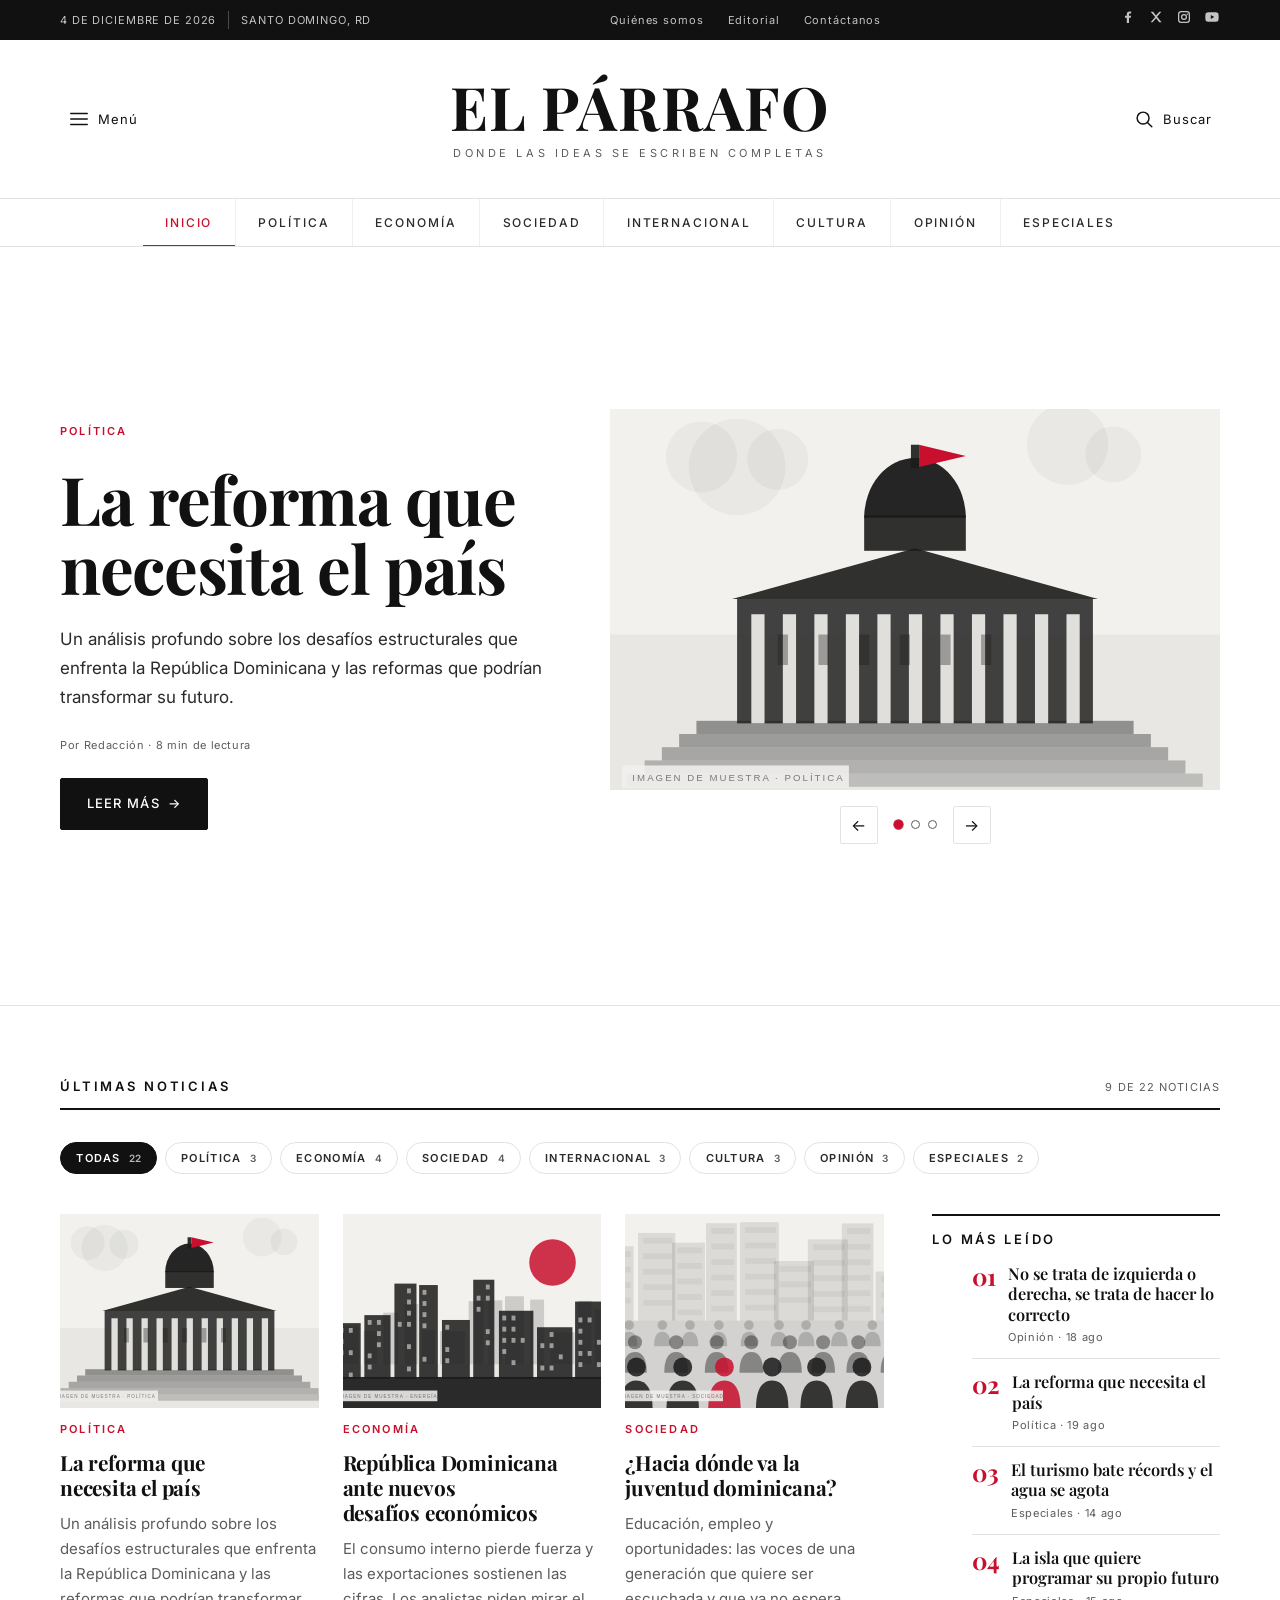
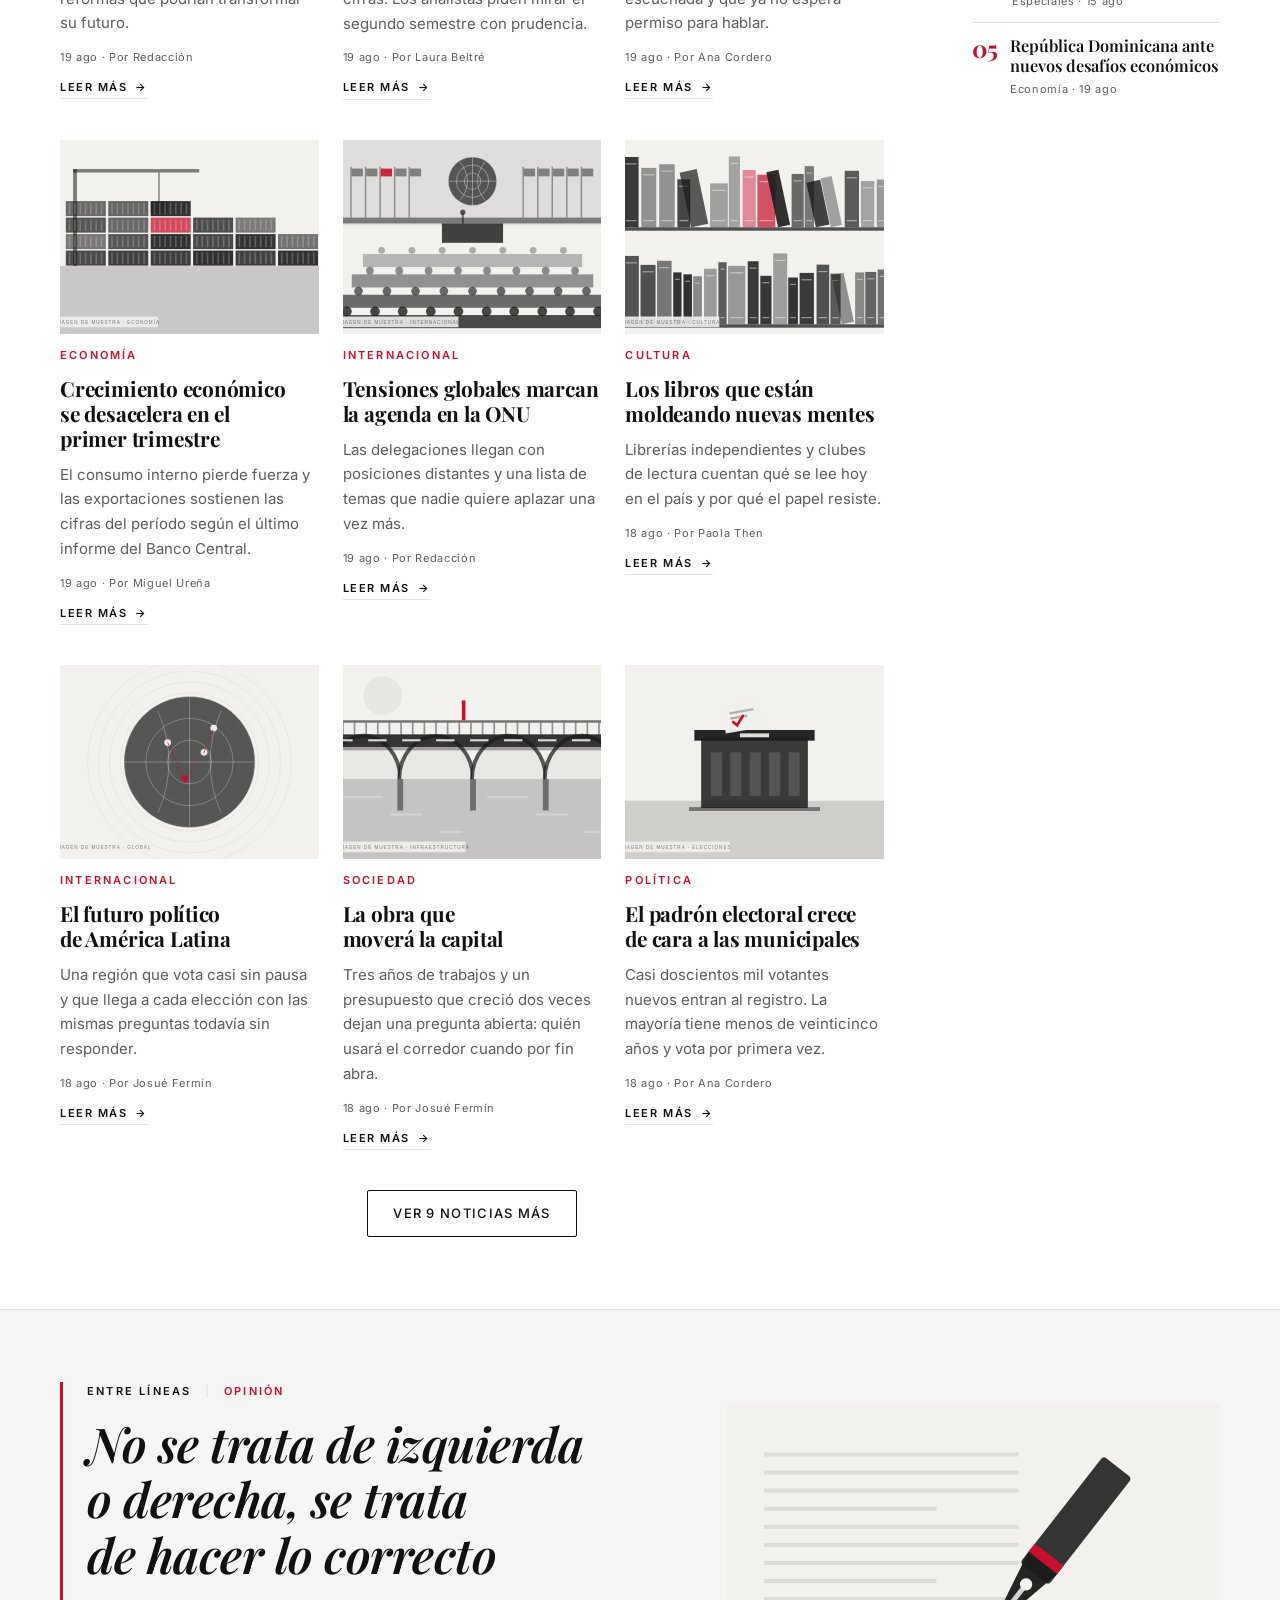
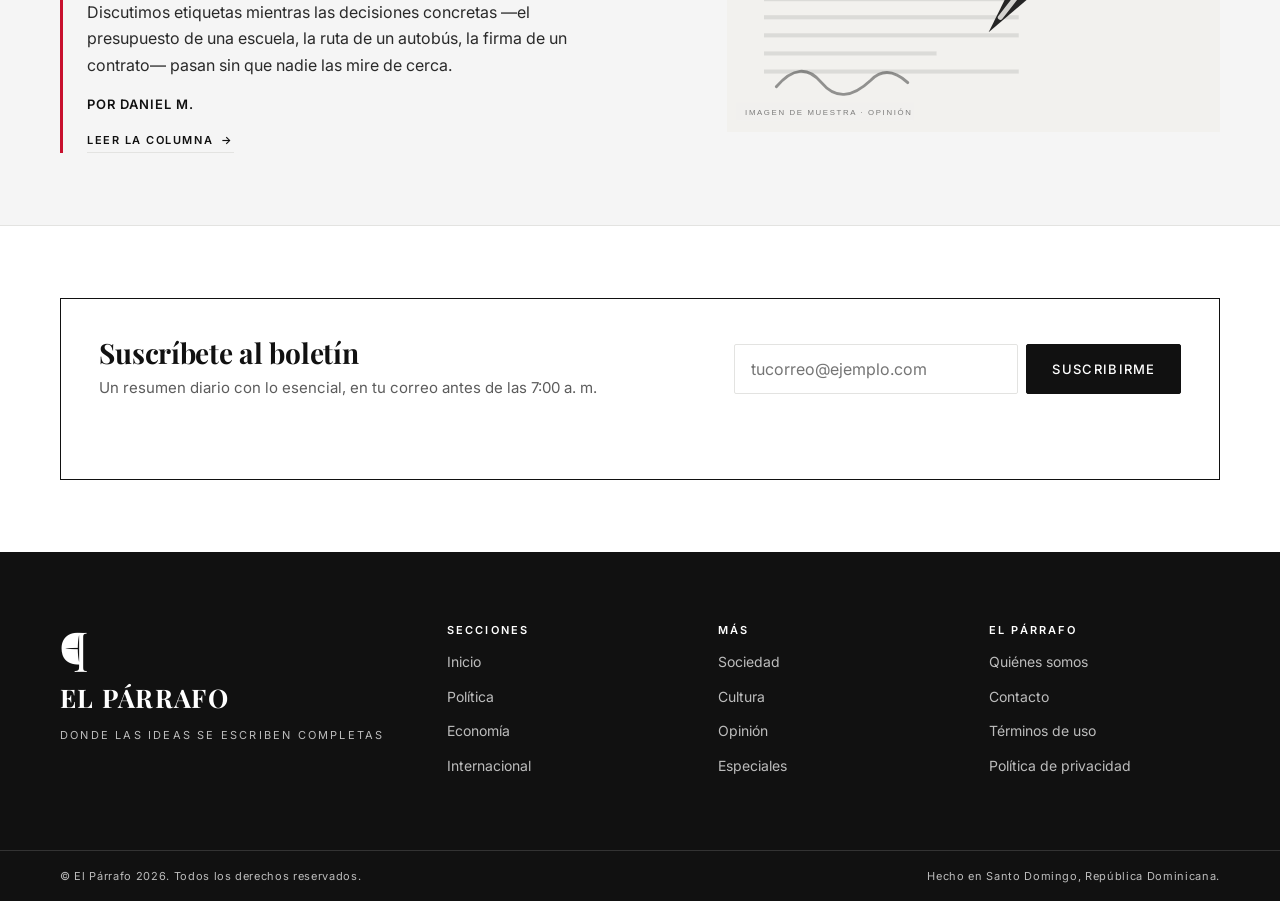
<file: index.html>
<!DOCTYPE html>
<html lang="es">
<head>
  <meta charset="UTF-8">
  <meta name="viewport" content="width=device-width, initial-scale=1">
  <meta name="description" content="El Párrafo — periódico digital dominicano. Análisis, reportajes y opinión sobre política, economía, sociedad, cultura e internacional.">
  <meta name="theme-color" content="#111111">
  <title>El Párrafo — Donde las ideas se escriben completas</title>

  <link rel="icon" href="assets/icons/favicon.svg" type="image/svg+xml">

  <!-- Tipografías: Playfair Display (títulos) e Inter (interfaz) -->
  <link rel="preconnect" href="https://fonts.googleapis.com">
  <link rel="preconnect" href="https://fonts.gstatic.com" crossorigin>
  <link href="https://fonts.googleapis.com/css2?family=Inter:wght@400;500;600;700&family=Playfair+Display:ital,wght@0,500;0,600;0,700;0,900;1,500;1,600&display=swap" rel="stylesheet">

  <link rel="stylesheet" href="css/style.css">
</head>

<body>
  <a class="salto-contenido" href="#contenido">Saltar al contenido</a>

  <!-- ============================================================
       CABECERA
       ============================================================ -->
  <header class="cabecera">

    <div class="barra-superior">
      <div class="contenedor barra-superior__interior">
        <p class="barra-superior__fecha">
          <!-- Texto de respaldo: main.js escribe la fecha real del día -->
          <time id="fecha-hoy" datetime="2026-08-19">19 de agosto de 2026</time>
          <span class="barra-superior__lugar">Santo Domingo, RD</span>
        </p>

        <nav class="barra-superior__enlaces" aria-label="Enlaces institucionales">
          <a href="#">Quiénes somos</a>
          <a href="#">Editorial</a>
          <a href="#">Contáctanos</a>
        </nav>

        <ul class="redes" aria-label="Redes sociales">
          <li>
            <a href="#" aria-label="El Párrafo en Facebook">
              <svg viewBox="0 0 24 24" aria-hidden="true" focusable="false">
                <path d="M13.5 21v-8h2.7l.4-3h-3.1V8.1c0-.9.3-1.5 1.5-1.5h1.7V3.9c-.3 0-1.3-.1-2.4-.1-2.4 0-4.1 1.5-4.1 4.2V10H7.5v3h2.7v8h3.3z"/>
              </svg>
            </a>
          </li>
          <li>
            <a href="#" aria-label="El Párrafo en X">
              <svg viewBox="0 0 24 24" aria-hidden="true" focusable="false">
                <path d="M4 4h3.6l4.3 5.9L17 4h3l-6.4 7.6L20.4 20h-3.6l-4.6-6.3L6.9 20H4l6.8-8.1L4 4z"/>
              </svg>
            </a>
          </li>
          <li>
            <a href="#" aria-label="El Párrafo en Instagram">
              <svg viewBox="0 0 24 24" aria-hidden="true" focusable="false">
                <path d="M7.8 3h8.4A4.8 4.8 0 0 1 21 7.8v8.4a4.8 4.8 0 0 1-4.8 4.8H7.8A4.8 4.8 0 0 1 3 16.2V7.8A4.8 4.8 0 0 1 7.8 3zm0 1.9A2.9 2.9 0 0 0 4.9 7.8v8.4a2.9 2.9 0 0 0 2.9 2.9h8.4a2.9 2.9 0 0 0 2.9-2.9V7.8a2.9 2.9 0 0 0-2.9-2.9H7.8zM12 7.4a4.6 4.6 0 1 1 0 9.2 4.6 4.6 0 0 1 0-9.2zm0 1.9a2.7 2.7 0 1 0 0 5.4 2.7 2.7 0 0 0 0-5.4zm5-2.4a1.1 1.1 0 1 1 0 2.2 1.1 1.1 0 0 1 0-2.2z"/>
              </svg>
            </a>
          </li>
          <li>
            <a href="#" aria-label="El Párrafo en YouTube">
              <svg viewBox="0 0 24 24" aria-hidden="true" focusable="false">
                <path d="M21.6 7.2c-.2-1.1-.9-1.8-2-2C17.8 4.8 12 4.8 12 4.8s-5.8 0-7.6.4c-1.1.2-1.8.9-2 2C2 9 2 12 2 12s0 3 .4 4.8c.2 1.1.9 1.8 2 2 1.8.4 7.6.4 7.6.4s5.8 0 7.6-.4c1.1-.2 1.8-.9 2-2 .4-1.8.4-4.8.4-4.8s0-3-.4-4.8zM10.2 15.1V8.9l5.2 3.1-5.2 3.1z"/>
              </svg>
            </a>
          </li>
        </ul>
      </div>
    </div>

    <!-- Cabecera principal: menú · logo · búsqueda -->
    <div class="cabecera__principal">
      <div class="contenedor cabecera__rejilla">

        <!-- El mismo botón abre y cierra. El CSS decide qué icono y qué
             texto se ven según el valor de aria-expanded. -->
        <button class="boton-icono boton-menu" type="button"
                aria-expanded="false" aria-controls="menu-movil">
          <svg class="icono icono--abrir" viewBox="0 0 24 24" aria-hidden="true" focusable="false">
            <path d="M3 6h18M3 12h18M3 18h18" stroke="currentColor" stroke-width="1.6" fill="none" stroke-linecap="round"/>
          </svg>
          <svg class="icono icono--cerrar" viewBox="0 0 24 24" aria-hidden="true" focusable="false">
            <path d="M6 6l12 12M18 6L6 18" stroke="currentColor" stroke-width="1.6" fill="none" stroke-linecap="round"/>
          </svg>
          <span class="boton-icono__texto texto--abrir">Menú</span>
          <span class="boton-icono__texto texto--cerrar">Cerrar</span>
        </button>

        <a class="logo" href="index.html">
          <span class="logo__nombre">El Párrafo</span>
          <span class="logo__lema">Donde las ideas se escriben completas</span>
        </a>

        <button class="boton-icono boton-buscar" type="button"
                aria-expanded="false" aria-controls="panel-busqueda">
          <svg class="icono icono--abrir" viewBox="0 0 24 24" aria-hidden="true" focusable="false">
            <circle cx="11" cy="11" r="6.5" stroke="currentColor" stroke-width="1.6" fill="none"/>
            <path d="M16 16l4.5 4.5" stroke="currentColor" stroke-width="1.6" fill="none" stroke-linecap="round"/>
          </svg>
          <svg class="icono icono--cerrar" viewBox="0 0 24 24" aria-hidden="true" focusable="false">
            <path d="M6 6l12 12M18 6L6 18" stroke="currentColor" stroke-width="1.6" fill="none" stroke-linecap="round"/>
          </svg>
          <span class="boton-icono__texto texto--abrir">Buscar</span>
          <span class="boton-icono__texto texto--cerrar">Cerrar</span>
        </button>

      </div>
    </div>

    <!-- Panel de búsqueda: oculto hasta que se pulsa "Buscar" -->
    <div class="panel-busqueda" id="panel-busqueda" hidden>
      <div class="contenedor">
        <form class="panel-busqueda__forma" role="search" id="forma-busqueda">
          <label class="visualmente-oculto" for="campo-busqueda">Buscar en El Párrafo</label>

          <div class="panel-busqueda__campo-caja">
            <input class="panel-busqueda__campo" id="campo-busqueda" name="q" type="text"
                   placeholder="Buscar por titular, sección o autor..." autocomplete="off">
            <button class="panel-busqueda__limpiar" id="boton-limpiar" type="button"
                    aria-label="Limpiar la búsqueda" hidden>
              <svg viewBox="0 0 24 24" aria-hidden="true" focusable="false">
                <path d="M6 6l12 12M18 6L6 18" stroke="currentColor" stroke-width="1.8" fill="none" stroke-linecap="round"/>
              </svg>
            </button>
          </div>

          <button class="boton boton--primario" type="submit">Buscar</button>
        </form>

        <!-- aria-live avisa a los lectores de pantalla cuando cambia -->
        <div class="resultados" id="resultados">
          <p class="resultados__aviso" id="aviso-busqueda" role="status" aria-live="polite"></p>
          <ul class="resultados__lista" id="lista-resultados"></ul>
        </div>
      </div>
    </div>

    <!-- Navegación por secciones -->
    <nav class="nav" id="nav" aria-label="Secciones del periódico">
      <ul class="contenedor nav__lista">
        <li><a href="#" aria-current="page">Inicio</a></li>
        <li><a href="#">Política</a></li>
        <li><a href="#">Economía</a></li>
        <li><a href="#">Sociedad</a></li>
        <li><a href="#">Internacional</a></li>
        <li><a href="#">Cultura</a></li>
        <li><a href="#">Opinión</a></li>
        <li><a href="#">Especiales</a></li>
      </ul>
    </nav>
  </header>

  <!-- Menú móvil: se despliega debajo de la cabecera, que queda visible
       para que el botón pueda mostrar la X y cerrarlo. -->
  <div class="menu-movil" id="menu-movil" hidden>
    <div class="menu-movil__fondo" data-cerrar-menu></div>

    <nav class="menu-movil__panel" aria-label="Menú principal">
      <p class="menu-movil__titulo">Secciones</p>

      <ul class="menu-movil__lista">
        <li><a href="#" aria-current="page">Inicio</a></li>
        <li><a href="#">Política</a></li>
        <li><a href="#">Economía</a></li>
        <li><a href="#">Sociedad</a></li>
        <li><a href="#">Internacional</a></li>
        <li><a href="#">Cultura</a></li>
        <li><a href="#">Opinión</a></li>
        <li><a href="#">Especiales</a></li>
      </ul>

      <ul class="menu-movil__secundaria">
        <li><a href="#">Quiénes somos</a></li>
        <li><a href="#">Editorial</a></li>
        <li><a href="#">Contáctanos</a></li>
      </ul>
    </nav>
  </div>

  <!-- ============================================================
       CONTENIDO PRINCIPAL
       ============================================================ -->
  <main id="contenido">
    <h1 class="visualmente-oculto">El Párrafo — portada del día</h1>

    <!-- ---------- PORTADA / NOTICIA PRINCIPAL ----------
         Una sola noticia escrita en HTML: es la plantilla. Los artículos
         marcados como "destacado" en js/datos/articulos.json van rellenando
         estos huecos. Los atributos data-portada-* son las marcas que el
         JavaScript busca para saber dónde escribir cada dato. -->
    <section class="portada" aria-roledescription="carrusel" aria-label="Noticias principales">
      <div class="contenedor">
        <article class="portada__pieza" id="portada-pieza">

          <div class="portada__texto">
            <p class="etiqueta etiqueta--roja" data-portada-categoria>Noticia principal</p>
            <h2 class="portada__titulo" data-portada-titulo>La reforma que necesita el país</h2>
            <p class="portada__resumen" data-portada-resumen>
              Un análisis profundo sobre los desafíos estructurales que enfrenta la
              República Dominicana y las reformas que podrían transformar su futuro.
            </p>
            <p class="meta" data-portada-meta>Por Redacción · 8 min de lectura</p>
            <a class="boton boton--primario" href="#" data-portada-enlace>
              Leer más <span aria-hidden="true">&#8594;</span>
            </a>
          </div>

          <div class="portada__media">
            <figure class="portada__figura">
              <img src="assets/images/portada-1.svg"
                   alt="Fachada del Palacio Nacional con su cúpula y la bandera dominicana"
                   width="1200" height="800" data-portada-imagen>
            </figure>

            <div class="portada__controles">
              <button class="portada__flecha" type="button" data-portada="anterior">
                <span aria-hidden="true">&#8592;</span>
                <span class="visualmente-oculto">Noticia anterior</span>
              </button>

              <div class="portada__puntos" id="portada-puntos"></div>

              <button class="portada__flecha" type="button" data-portada="siguiente">
                <span aria-hidden="true">&#8594;</span>
                <span class="visualmente-oculto">Noticia siguiente</span>
              </button>
            </div>
          </div>

        </article>
      </div>
    </section>

    <!-- ---------- ÚLTIMAS NOTICIAS ----------
         La rejilla llega VACÍA desde el HTML. Las tarjetas las construye
         js/componentes/tarjeta.js con los datos del JSON. Antes cada
         noticia eran quince líneas de HTML; ahora son seis de datos. -->
    <section class="ultimas" aria-labelledby="titulo-ultimas">
      <div class="contenedor">
        <header class="seccion-cabeza">
          <h2 class="seccion-cabeza__titulo" id="titulo-ultimas">Últimas noticias</h2>
          <p class="seccion-cabeza__conteo" id="conteo-noticias"></p>
        </header>

        <!-- Los botones los crea JavaScript a partir de las categorías -->
        <div class="filtros" id="filtros" role="group" aria-label="Filtrar noticias por sección"></div>

        <div class="ultimas__columnas">
          <div class="ultimas__principal">
            <div class="ultimas__rejilla" id="rejilla-noticias" aria-live="polite"></div>
            <p class="estado" id="estado-noticias" role="status"></p>

            <div class="ultimas__mas">
              <button class="boton boton--secundario" type="button" id="ver-mas" hidden>
                Ver más noticias
              </button>
            </div>
          </div>

          <aside class="mas-leido" aria-labelledby="titulo-mas-leido">
            <h2 class="mas-leido__titulo" id="titulo-mas-leido">Lo más leído</h2>
            <ol class="mas-leido__lista" id="lista-mas-leido"></ol>
          </aside>
        </div>
      </div>
    </section>

    <!-- ---------- OPINIÓN ----------
         También se rellena desde los datos: toma la columna más reciente. -->
    <section class="opinion" aria-labelledby="titulo-opinion">
      <div class="contenedor opinion__rejilla">
        <div class="opinion__texto">
          <p class="etiqueta">
            <span class="opinion__seccion">Entre líneas</span>
            <span class="opinion__barra" aria-hidden="true">|</span>
            <span class="etiqueta--roja">Opinión</span>
          </p>

          <h2 class="opinion__titulo" id="titulo-opinion" data-opinion-titulo>
            No se trata de izquierda o derecha, se trata de hacer lo correcto
          </h2>

          <p class="opinion__resumen" data-opinion-resumen>
            Discutimos etiquetas mientras las decisiones concretas pasan sin que
            nadie las mire de cerca.
          </p>

          <p class="opinion__autor" data-opinion-autor>Por Daniel M.</p>
          <a class="enlace-leer" href="#">Leer la columna <span aria-hidden="true">&#8594;</span></a>
        </div>

        <figure class="opinion__figura">
          <img src="assets/images/opinion-pluma.svg"
               alt="Pluma estilográfica apoyada sobre un texto escrito a mano"
               width="1200" height="800" loading="lazy" data-opinion-imagen>
        </figure>
      </div>
    </section>

    <!-- ---------- BOLETÍN ---------- -->
    <section class="boletin" aria-labelledby="titulo-boletin">
      <div class="contenedor">
        <div class="boletin__caja">
          <div class="boletin__texto">
            <h2 class="boletin__titulo" id="titulo-boletin">Suscríbete al boletín</h2>
            <p class="boletin__descripcion">
              Un resumen diario con lo esencial, en tu correo antes de las 7:00 a. m.
            </p>
          </div>

          <form class="boletin__forma" id="forma-boletin" novalidate>
            <label class="visualmente-oculto" for="campo-correo">Tu correo electrónico</label>
            <input class="boletin__campo" id="campo-correo" name="correo" type="email"
                   placeholder="tucorreo@ejemplo.com" autocomplete="email">
            <button class="boton boton--primario" type="submit">Suscribirme</button>
          </form>

          <p class="boletin__aviso" id="aviso-boletin" role="status"></p>
        </div>
      </div>
    </section>
  </main>

  <!-- ============================================================
       PIE DE PÁGINA
       ============================================================ -->
  <footer class="pie">
    <div class="contenedor pie__rejilla">

      <div class="pie__marca">
        <span class="pie__signo" aria-hidden="true">&#182;</span>
        <p class="pie__nombre">El Párrafo</p>
        <p class="pie__lema">Donde las ideas se escriben completas</p>
      </div>

      <nav class="pie__columna" aria-label="Secciones">
        <h2 class="pie__titulo">Secciones</h2>
        <ul>
          <li><a href="#">Inicio</a></li>
          <li><a href="#">Política</a></li>
          <li><a href="#">Economía</a></li>
          <li><a href="#">Internacional</a></li>
        </ul>
      </nav>

      <nav class="pie__columna" aria-label="Más secciones">
        <h2 class="pie__titulo">Más</h2>
        <ul>
          <li><a href="#">Sociedad</a></li>
          <li><a href="#">Cultura</a></li>
          <li><a href="#">Opinión</a></li>
          <li><a href="#">Especiales</a></li>
        </ul>
      </nav>

      <nav class="pie__columna" aria-label="El Párrafo">
        <h2 class="pie__titulo">El Párrafo</h2>
        <ul>
          <li><a href="#">Quiénes somos</a></li>
          <li><a href="#">Contacto</a></li>
          <li><a href="#">Términos de uso</a></li>
          <li><a href="#">Política de privacidad</a></li>
        </ul>
      </nav>

    </div>

    <div class="pie__base">
      <div class="contenedor pie__base-interior">
        <p>© El Párrafo 2026. Todos los derechos reservados.</p>
        <p>Hecho en Santo Domingo, República Dominicana.</p>
      </div>
    </div>
  </footer>

  <!-- type="module" permite import/export.
       IMPORTANTE: obliga a servir la página desde un servidor. Con doble
       clic (file://) el navegador lo bloquea por seguridad. Usa Live Server. -->
  <script type="module" src="js/main.js"></script>
</body>
</html>
</file>
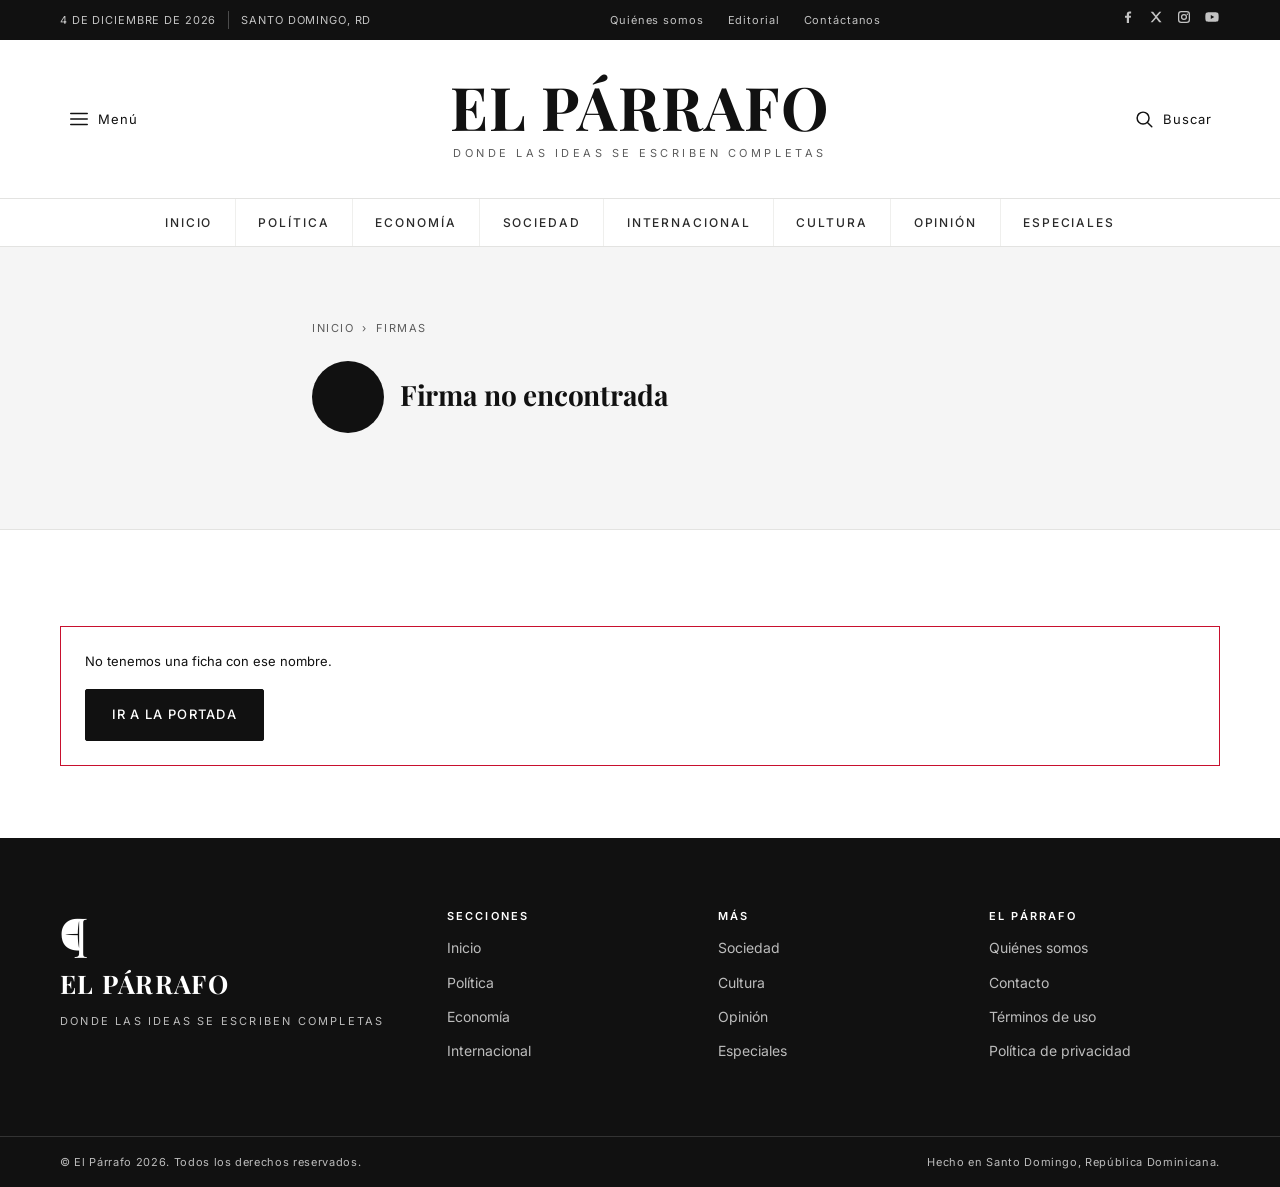
<file: autor.html>
<!DOCTYPE html>
<html lang="es">
<head>
  <meta charset="UTF-8">
  <meta name="viewport" content="width=device-width, initial-scale=1">
  <meta name="description" content="Artículos por firma en El Párrafo, periódico digital dominicano.">
  <meta name="theme-color" content="#111111">
  <title>Firma — El Párrafo</title>

  <link rel="icon" href="assets/icons/favicon.svg" type="image/svg+xml">

  <!-- Tipografías: Playfair Display (títulos) e Inter (interfaz) -->
  <link rel="preconnect" href="https://fonts.googleapis.com">
  <link rel="preconnect" href="https://fonts.gstatic.com" crossorigin>
  <link href="https://fonts.googleapis.com/css2?family=Inter:wght@400;500;600;700&family=Playfair+Display:ital,wght@0,500;0,600;0,700;0,900;1,500;1,600&display=swap" rel="stylesheet">

  <link rel="stylesheet" href="css/style.css">
</head>

<body>
  <a class="salto-contenido" href="#contenido">Saltar al contenido</a>

  <!-- ============================================================
       CABECERA
       ============================================================ -->
  <header class="cabecera">

    <div class="barra-superior">
      <div class="contenedor barra-superior__interior">
        <p class="barra-superior__fecha">
          <!-- Texto de respaldo: main.js escribe la fecha real del día -->
          <time id="fecha-hoy" datetime="2026-08-19">19 de agosto de 2026</time>
          <span class="barra-superior__lugar">Santo Domingo, RD</span>
        </p>

        <nav class="barra-superior__enlaces" aria-label="Enlaces institucionales">
          <a href="#">Quiénes somos</a>
          <a href="#">Editorial</a>
          <a href="#">Contáctanos</a>
        </nav>

        <ul class="redes" aria-label="Redes sociales">
          <li>
            <a href="#" aria-label="El Párrafo en Facebook">
              <svg viewBox="0 0 24 24" aria-hidden="true" focusable="false">
                <path d="M13.5 21v-8h2.7l.4-3h-3.1V8.1c0-.9.3-1.5 1.5-1.5h1.7V3.9c-.3 0-1.3-.1-2.4-.1-2.4 0-4.1 1.5-4.1 4.2V10H7.5v3h2.7v8h3.3z"/>
              </svg>
            </a>
          </li>
          <li>
            <a href="#" aria-label="El Párrafo en X">
              <svg viewBox="0 0 24 24" aria-hidden="true" focusable="false">
                <path d="M4 4h3.6l4.3 5.9L17 4h3l-6.4 7.6L20.4 20h-3.6l-4.6-6.3L6.9 20H4l6.8-8.1L4 4z"/>
              </svg>
            </a>
          </li>
          <li>
            <a href="#" aria-label="El Párrafo en Instagram">
              <svg viewBox="0 0 24 24" aria-hidden="true" focusable="false">
                <path d="M7.8 3h8.4A4.8 4.8 0 0 1 21 7.8v8.4a4.8 4.8 0 0 1-4.8 4.8H7.8A4.8 4.8 0 0 1 3 16.2V7.8A4.8 4.8 0 0 1 7.8 3zm0 1.9A2.9 2.9 0 0 0 4.9 7.8v8.4a2.9 2.9 0 0 0 2.9 2.9h8.4a2.9 2.9 0 0 0 2.9-2.9V7.8a2.9 2.9 0 0 0-2.9-2.9H7.8zM12 7.4a4.6 4.6 0 1 1 0 9.2 4.6 4.6 0 0 1 0-9.2zm0 1.9a2.7 2.7 0 1 0 0 5.4 2.7 2.7 0 0 0 0-5.4zm5-2.4a1.1 1.1 0 1 1 0 2.2 1.1 1.1 0 0 1 0-2.2z"/>
              </svg>
            </a>
          </li>
          <li>
            <a href="#" aria-label="El Párrafo en YouTube">
              <svg viewBox="0 0 24 24" aria-hidden="true" focusable="false">
                <path d="M21.6 7.2c-.2-1.1-.9-1.8-2-2C17.8 4.8 12 4.8 12 4.8s-5.8 0-7.6.4c-1.1.2-1.8.9-2 2C2 9 2 12 2 12s0 3 .4 4.8c.2 1.1.9 1.8 2 2 1.8.4 7.6.4 7.6.4s5.8 0 7.6-.4c1.1-.2 1.8-.9 2-2 .4-1.8.4-4.8.4-4.8s0-3-.4-4.8zM10.2 15.1V8.9l5.2 3.1-5.2 3.1z"/>
              </svg>
            </a>
          </li>
        </ul>
      </div>
    </div>

    <!-- Cabecera principal: menú · logo · búsqueda -->
    <div class="cabecera__principal">
      <div class="contenedor cabecera__rejilla">

        <!-- El mismo botón abre y cierra. El CSS decide qué icono y qué
             texto se ven según el valor de aria-expanded. -->
        <button class="boton-icono boton-menu" type="button"
                aria-expanded="false" aria-controls="menu-movil">
          <svg class="icono icono--abrir" viewBox="0 0 24 24" aria-hidden="true" focusable="false">
            <path d="M3 6h18M3 12h18M3 18h18" stroke="currentColor" stroke-width="1.6" fill="none" stroke-linecap="round"/>
          </svg>
          <svg class="icono icono--cerrar" viewBox="0 0 24 24" aria-hidden="true" focusable="false">
            <path d="M6 6l12 12M18 6L6 18" stroke="currentColor" stroke-width="1.6" fill="none" stroke-linecap="round"/>
          </svg>
          <span class="boton-icono__texto texto--abrir">Menú</span>
          <span class="boton-icono__texto texto--cerrar">Cerrar</span>
        </button>

        <a class="logo" href="index.html">
          <span class="logo__nombre">El Párrafo</span>
          <span class="logo__lema">Donde las ideas se escriben completas</span>
        </a>

        <button class="boton-icono boton-buscar" type="button"
                aria-expanded="false" aria-controls="panel-busqueda">
          <svg class="icono icono--abrir" viewBox="0 0 24 24" aria-hidden="true" focusable="false">
            <circle cx="11" cy="11" r="6.5" stroke="currentColor" stroke-width="1.6" fill="none"/>
            <path d="M16 16l4.5 4.5" stroke="currentColor" stroke-width="1.6" fill="none" stroke-linecap="round"/>
          </svg>
          <svg class="icono icono--cerrar" viewBox="0 0 24 24" aria-hidden="true" focusable="false">
            <path d="M6 6l12 12M18 6L6 18" stroke="currentColor" stroke-width="1.6" fill="none" stroke-linecap="round"/>
          </svg>
          <span class="boton-icono__texto texto--abrir">Buscar</span>
          <span class="boton-icono__texto texto--cerrar">Cerrar</span>
        </button>

      </div>
    </div>

    <!-- Panel de búsqueda: oculto hasta que se pulsa "Buscar" -->
    <div class="panel-busqueda" id="panel-busqueda" hidden>
      <div class="contenedor">
        <form class="panel-busqueda__forma" role="search" id="forma-busqueda">
          <label class="visualmente-oculto" for="campo-busqueda">Buscar en El Párrafo</label>

          <div class="panel-busqueda__campo-caja">
            <input class="panel-busqueda__campo" id="campo-busqueda" name="q" type="text"
                   placeholder="Buscar por titular, sección o autor..." autocomplete="off">
            <button class="panel-busqueda__limpiar" id="boton-limpiar" type="button"
                    aria-label="Limpiar la búsqueda" hidden>
              <svg viewBox="0 0 24 24" aria-hidden="true" focusable="false">
                <path d="M6 6l12 12M18 6L6 18" stroke="currentColor" stroke-width="1.8" fill="none" stroke-linecap="round"/>
              </svg>
            </button>
          </div>

          <button class="boton boton--primario" type="submit">Buscar</button>
        </form>

        <!-- aria-live avisa a los lectores de pantalla cuando cambia -->
        <div class="resultados" id="resultados">
          <p class="resultados__aviso" id="aviso-busqueda" role="status" aria-live="polite"></p>
          <ul class="resultados__lista" id="lista-resultados"></ul>
        </div>
      </div>
    </div>

    <!-- Navegación por secciones -->
    <nav class="nav" id="nav" aria-label="Secciones del periódico">
      <ul class="contenedor nav__lista">
        <li><a href="index.html">Inicio</a></li>
        <li><a href="seccion.html?seccion=politica">Política</a></li>
        <li><a href="seccion.html?seccion=economia">Economía</a></li>
        <li><a href="seccion.html?seccion=sociedad">Sociedad</a></li>
        <li><a href="seccion.html?seccion=internacional">Internacional</a></li>
        <li><a href="seccion.html?seccion=cultura">Cultura</a></li>
        <li><a href="seccion.html?seccion=opinion">Opinión</a></li>
        <li><a href="seccion.html?seccion=especiales">Especiales</a></li>
      </ul>
    </nav>
  </header>

  <!-- Menú móvil: se despliega debajo de la cabecera, que queda visible
       para que el botón pueda mostrar la X y cerrarlo. -->
  <div class="menu-movil" id="menu-movil" hidden>
    <div class="menu-movil__fondo" data-cerrar-menu></div>

    <nav class="menu-movil__panel" aria-label="Menú principal">
      <p class="menu-movil__titulo">Secciones</p>

      <ul class="menu-movil__lista">
        <li><a href="index.html">Inicio</a></li>
        <li><a href="seccion.html?seccion=politica">Política</a></li>
        <li><a href="seccion.html?seccion=economia">Economía</a></li>
        <li><a href="seccion.html?seccion=sociedad">Sociedad</a></li>
        <li><a href="seccion.html?seccion=internacional">Internacional</a></li>
        <li><a href="seccion.html?seccion=cultura">Cultura</a></li>
        <li><a href="seccion.html?seccion=opinion">Opinión</a></li>
        <li><a href="seccion.html?seccion=especiales">Especiales</a></li>
      </ul>

      <ul class="menu-movil__secundaria">
        <li><a href="#">Quiénes somos</a></li>
        <li><a href="#">Editorial</a></li>
        <li><a href="#">Contáctanos</a></li>
      </ul>
    </nav>
  </div>

  <!-- ============================================================
       CONTENIDO PRINCIPAL
       ============================================================ -->
  <main id="contenido">

    <!-- Ficha del autor y sus artículos. La rellena js/paginas/autor.js
         según el parámetro ?firma= de la dirección. -->
    <header class="ficha-autor">
      <div class="contenedor ficha-autor__interior">
        <nav class="miga" aria-label="Estás aquí">
          <a href="index.html">Inicio</a>
          <span aria-hidden="true">›</span>
          <span>Firmas</span>
        </nav>

        <div class="ficha-autor__cabeza">
          <span class="ficha-autor__inicial" data-autor-inicial aria-hidden="true"></span>
          <div>
            <h1 class="ficha-autor__nombre" data-autor-nombre></h1>
            <p class="ficha-autor__rol" data-autor-rol></p>
          </div>
        </div>

        <p class="ficha-autor__bio" data-autor-bio></p>
        <p class="meta" data-autor-conteo></p>
      </div>
    </header>

    <section class="ultimas" aria-label="Artículos de esta firma">
      <div class="contenedor">
        <div class="ultimas__rejilla" id="rejilla-noticias" aria-live="polite"></div>
        <p class="estado" id="estado-noticias" role="status">Cargando…</p>
      </div>
    </section>
  </main>

  <!-- ============================================================
       PIE DE PÁGINA
       ============================================================ -->
  <footer class="pie">
    <div class="contenedor pie__rejilla">

      <div class="pie__marca">
        <span class="pie__signo" aria-hidden="true">&#182;</span>
        <p class="pie__nombre">El Párrafo</p>
        <p class="pie__lema">Donde las ideas se escriben completas</p>
      </div>

      <nav class="pie__columna" aria-label="Secciones">
        <h2 class="pie__titulo">Secciones</h2>
        <ul>
          <li><a href="index.html">Inicio</a></li>
          <li><a href="seccion.html?seccion=politica">Política</a></li>
          <li><a href="seccion.html?seccion=economia">Economía</a></li>
          <li><a href="seccion.html?seccion=internacional">Internacional</a></li>
        </ul>
      </nav>

      <nav class="pie__columna" aria-label="Más secciones">
        <h2 class="pie__titulo">Más</h2>
        <ul>
          <li><a href="seccion.html?seccion=sociedad">Sociedad</a></li>
          <li><a href="seccion.html?seccion=cultura">Cultura</a></li>
          <li><a href="seccion.html?seccion=opinion">Opinión</a></li>
          <li><a href="seccion.html?seccion=especiales">Especiales</a></li>
        </ul>
      </nav>

      <nav class="pie__columna" aria-label="El Párrafo">
        <h2 class="pie__titulo">El Párrafo</h2>
        <ul>
          <li><a href="#">Quiénes somos</a></li>
          <li><a href="#">Contacto</a></li>
          <li><a href="#">Términos de uso</a></li>
          <li><a href="#">Política de privacidad</a></li>
        </ul>
      </nav>

    </div>

    <div class="pie__base">
      <div class="contenedor pie__base-interior">
        <p>© El Párrafo 2026. Todos los derechos reservados.</p>
        <p>Hecho en Santo Domingo, República Dominicana.</p>
      </div>
    </div>
  </footer>

  <!-- type="module" permite import/export.
       IMPORTANTE: obliga a servir la página desde un servidor. Con doble
       clic (file://) el navegador lo bloquea por seguridad. Usa Live Server. -->
  <script type="module" src="js/paginas/autor.js"></script>
</body>
</html>
</file>
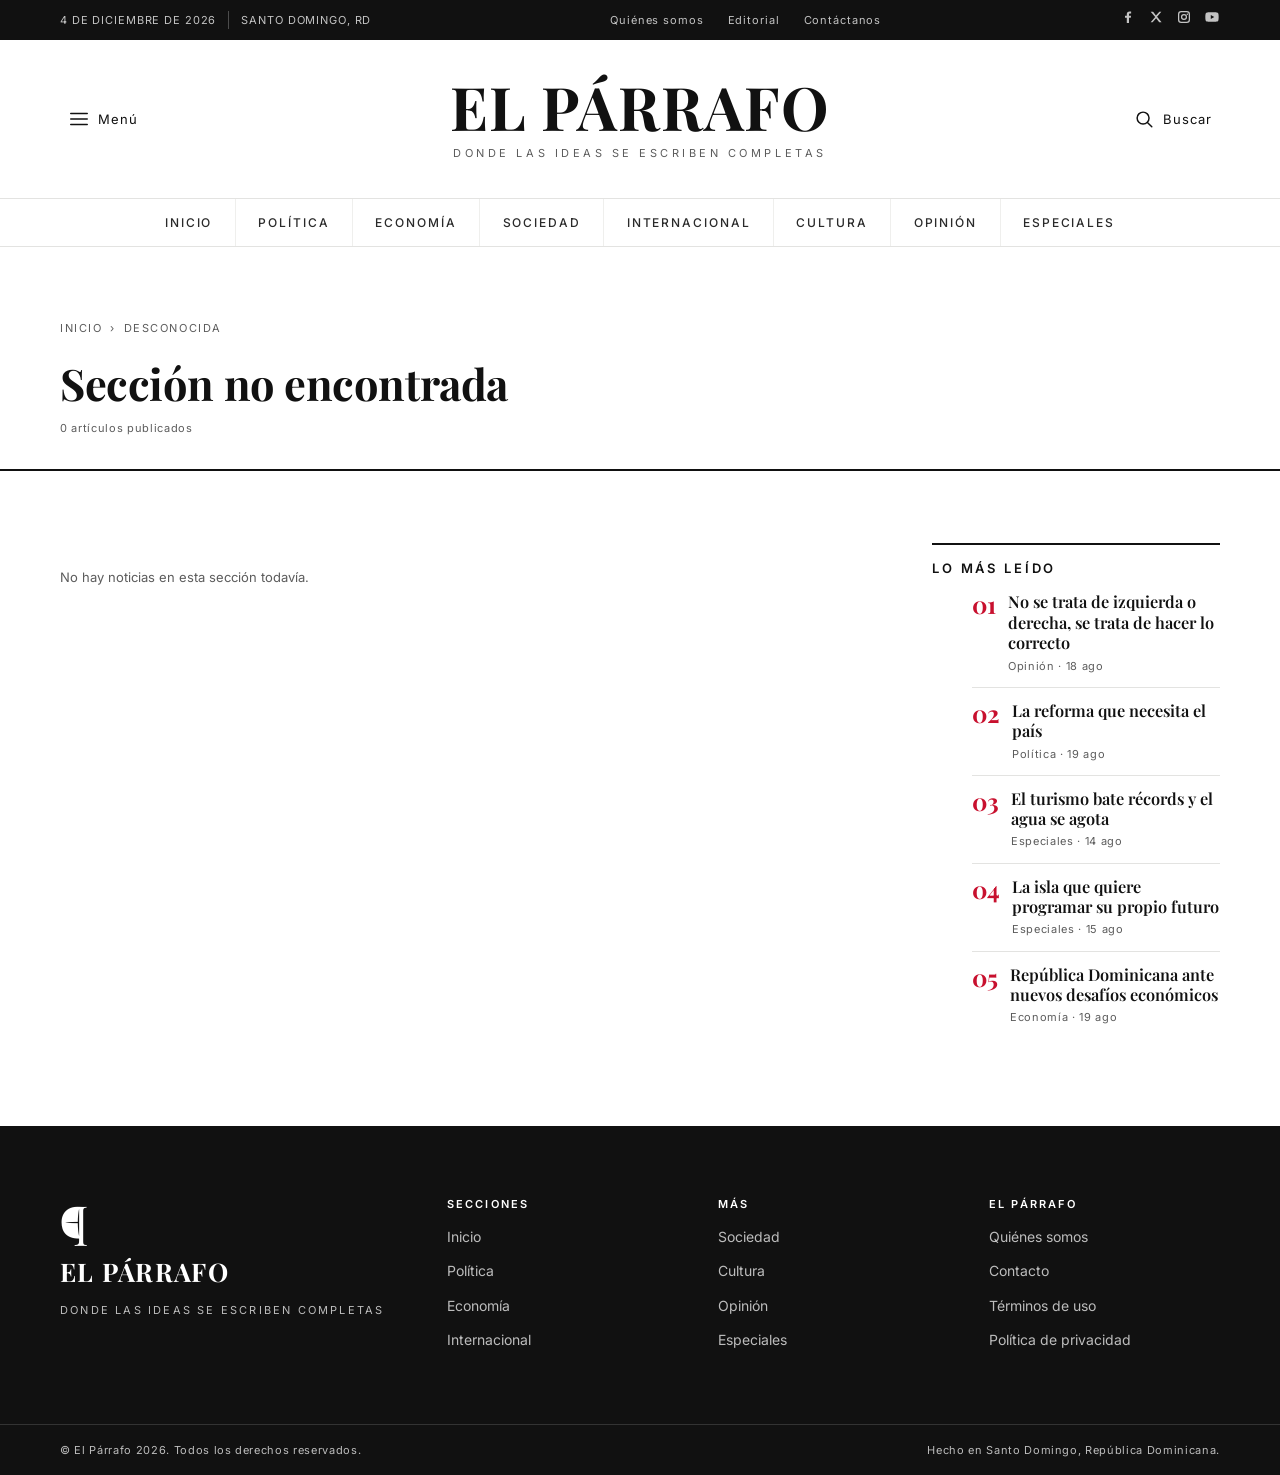
<file: seccion.html>
<!DOCTYPE html>
<html lang="es">
<head>
  <meta charset="UTF-8">
  <meta name="viewport" content="width=device-width, initial-scale=1">
  <meta name="description" content="Noticias por sección en El Párrafo, periódico digital dominicano.">
  <meta name="theme-color" content="#111111">
  <title>Sección — El Párrafo</title>

  <link rel="icon" href="assets/icons/favicon.svg" type="image/svg+xml">

  <!-- Tipografías: Playfair Display (títulos) e Inter (interfaz) -->
  <link rel="preconnect" href="https://fonts.googleapis.com">
  <link rel="preconnect" href="https://fonts.gstatic.com" crossorigin>
  <link href="https://fonts.googleapis.com/css2?family=Inter:wght@400;500;600;700&family=Playfair+Display:ital,wght@0,500;0,600;0,700;0,900;1,500;1,600&display=swap" rel="stylesheet">

  <link rel="stylesheet" href="css/style.css">
</head>

<body>
  <a class="salto-contenido" href="#contenido">Saltar al contenido</a>

  <!-- ============================================================
       CABECERA
       ============================================================ -->
  <header class="cabecera">

    <div class="barra-superior">
      <div class="contenedor barra-superior__interior">
        <p class="barra-superior__fecha">
          <!-- Texto de respaldo: main.js escribe la fecha real del día -->
          <time id="fecha-hoy" datetime="2026-08-19">19 de agosto de 2026</time>
          <span class="barra-superior__lugar">Santo Domingo, RD</span>
        </p>

        <nav class="barra-superior__enlaces" aria-label="Enlaces institucionales">
          <a href="#">Quiénes somos</a>
          <a href="#">Editorial</a>
          <a href="#">Contáctanos</a>
        </nav>

        <ul class="redes" aria-label="Redes sociales">
          <li>
            <a href="#" aria-label="El Párrafo en Facebook">
              <svg viewBox="0 0 24 24" aria-hidden="true" focusable="false">
                <path d="M13.5 21v-8h2.7l.4-3h-3.1V8.1c0-.9.3-1.5 1.5-1.5h1.7V3.9c-.3 0-1.3-.1-2.4-.1-2.4 0-4.1 1.5-4.1 4.2V10H7.5v3h2.7v8h3.3z"/>
              </svg>
            </a>
          </li>
          <li>
            <a href="#" aria-label="El Párrafo en X">
              <svg viewBox="0 0 24 24" aria-hidden="true" focusable="false">
                <path d="M4 4h3.6l4.3 5.9L17 4h3l-6.4 7.6L20.4 20h-3.6l-4.6-6.3L6.9 20H4l6.8-8.1L4 4z"/>
              </svg>
            </a>
          </li>
          <li>
            <a href="#" aria-label="El Párrafo en Instagram">
              <svg viewBox="0 0 24 24" aria-hidden="true" focusable="false">
                <path d="M7.8 3h8.4A4.8 4.8 0 0 1 21 7.8v8.4a4.8 4.8 0 0 1-4.8 4.8H7.8A4.8 4.8 0 0 1 3 16.2V7.8A4.8 4.8 0 0 1 7.8 3zm0 1.9A2.9 2.9 0 0 0 4.9 7.8v8.4a2.9 2.9 0 0 0 2.9 2.9h8.4a2.9 2.9 0 0 0 2.9-2.9V7.8a2.9 2.9 0 0 0-2.9-2.9H7.8zM12 7.4a4.6 4.6 0 1 1 0 9.2 4.6 4.6 0 0 1 0-9.2zm0 1.9a2.7 2.7 0 1 0 0 5.4 2.7 2.7 0 0 0 0-5.4zm5-2.4a1.1 1.1 0 1 1 0 2.2 1.1 1.1 0 0 1 0-2.2z"/>
              </svg>
            </a>
          </li>
          <li>
            <a href="#" aria-label="El Párrafo en YouTube">
              <svg viewBox="0 0 24 24" aria-hidden="true" focusable="false">
                <path d="M21.6 7.2c-.2-1.1-.9-1.8-2-2C17.8 4.8 12 4.8 12 4.8s-5.8 0-7.6.4c-1.1.2-1.8.9-2 2C2 9 2 12 2 12s0 3 .4 4.8c.2 1.1.9 1.8 2 2 1.8.4 7.6.4 7.6.4s5.8 0 7.6-.4c1.1-.2 1.8-.9 2-2 .4-1.8.4-4.8.4-4.8s0-3-.4-4.8zM10.2 15.1V8.9l5.2 3.1-5.2 3.1z"/>
              </svg>
            </a>
          </li>
        </ul>
      </div>
    </div>

    <!-- Cabecera principal: menú · logo · búsqueda -->
    <div class="cabecera__principal">
      <div class="contenedor cabecera__rejilla">

        <!-- El mismo botón abre y cierra. El CSS decide qué icono y qué
             texto se ven según el valor de aria-expanded. -->
        <button class="boton-icono boton-menu" type="button"
                aria-expanded="false" aria-controls="menu-movil">
          <svg class="icono icono--abrir" viewBox="0 0 24 24" aria-hidden="true" focusable="false">
            <path d="M3 6h18M3 12h18M3 18h18" stroke="currentColor" stroke-width="1.6" fill="none" stroke-linecap="round"/>
          </svg>
          <svg class="icono icono--cerrar" viewBox="0 0 24 24" aria-hidden="true" focusable="false">
            <path d="M6 6l12 12M18 6L6 18" stroke="currentColor" stroke-width="1.6" fill="none" stroke-linecap="round"/>
          </svg>
          <span class="boton-icono__texto texto--abrir">Menú</span>
          <span class="boton-icono__texto texto--cerrar">Cerrar</span>
        </button>

        <a class="logo" href="index.html">
          <span class="logo__nombre">El Párrafo</span>
          <span class="logo__lema">Donde las ideas se escriben completas</span>
        </a>

        <button class="boton-icono boton-buscar" type="button"
                aria-expanded="false" aria-controls="panel-busqueda">
          <svg class="icono icono--abrir" viewBox="0 0 24 24" aria-hidden="true" focusable="false">
            <circle cx="11" cy="11" r="6.5" stroke="currentColor" stroke-width="1.6" fill="none"/>
            <path d="M16 16l4.5 4.5" stroke="currentColor" stroke-width="1.6" fill="none" stroke-linecap="round"/>
          </svg>
          <svg class="icono icono--cerrar" viewBox="0 0 24 24" aria-hidden="true" focusable="false">
            <path d="M6 6l12 12M18 6L6 18" stroke="currentColor" stroke-width="1.6" fill="none" stroke-linecap="round"/>
          </svg>
          <span class="boton-icono__texto texto--abrir">Buscar</span>
          <span class="boton-icono__texto texto--cerrar">Cerrar</span>
        </button>

      </div>
    </div>

    <!-- Panel de búsqueda: oculto hasta que se pulsa "Buscar" -->
    <div class="panel-busqueda" id="panel-busqueda" hidden>
      <div class="contenedor">
        <form class="panel-busqueda__forma" role="search" id="forma-busqueda">
          <label class="visualmente-oculto" for="campo-busqueda">Buscar en El Párrafo</label>

          <div class="panel-busqueda__campo-caja">
            <input class="panel-busqueda__campo" id="campo-busqueda" name="q" type="text"
                   placeholder="Buscar por titular, sección o autor..." autocomplete="off">
            <button class="panel-busqueda__limpiar" id="boton-limpiar" type="button"
                    aria-label="Limpiar la búsqueda" hidden>
              <svg viewBox="0 0 24 24" aria-hidden="true" focusable="false">
                <path d="M6 6l12 12M18 6L6 18" stroke="currentColor" stroke-width="1.8" fill="none" stroke-linecap="round"/>
              </svg>
            </button>
          </div>

          <button class="boton boton--primario" type="submit">Buscar</button>
        </form>

        <!-- aria-live avisa a los lectores de pantalla cuando cambia -->
        <div class="resultados" id="resultados">
          <p class="resultados__aviso" id="aviso-busqueda" role="status" aria-live="polite"></p>
          <ul class="resultados__lista" id="lista-resultados"></ul>
        </div>
      </div>
    </div>

    <!-- Navegación por secciones -->
    <nav class="nav" id="nav" aria-label="Secciones del periódico">
      <ul class="contenedor nav__lista">
        <li><a href="index.html">Inicio</a></li>
        <li><a href="seccion.html?seccion=politica">Política</a></li>
        <li><a href="seccion.html?seccion=economia">Economía</a></li>
        <li><a href="seccion.html?seccion=sociedad">Sociedad</a></li>
        <li><a href="seccion.html?seccion=internacional">Internacional</a></li>
        <li><a href="seccion.html?seccion=cultura">Cultura</a></li>
        <li><a href="seccion.html?seccion=opinion">Opinión</a></li>
        <li><a href="seccion.html?seccion=especiales">Especiales</a></li>
      </ul>
    </nav>
  </header>

  <!-- Menú móvil: se despliega debajo de la cabecera, que queda visible
       para que el botón pueda mostrar la X y cerrarlo. -->
  <div class="menu-movil" id="menu-movil" hidden>
    <div class="menu-movil__fondo" data-cerrar-menu></div>

    <nav class="menu-movil__panel" aria-label="Menú principal">
      <p class="menu-movil__titulo">Secciones</p>

      <ul class="menu-movil__lista">
        <li><a href="index.html">Inicio</a></li>
        <li><a href="seccion.html?seccion=politica">Política</a></li>
        <li><a href="seccion.html?seccion=economia">Economía</a></li>
        <li><a href="seccion.html?seccion=sociedad">Sociedad</a></li>
        <li><a href="seccion.html?seccion=internacional">Internacional</a></li>
        <li><a href="seccion.html?seccion=cultura">Cultura</a></li>
        <li><a href="seccion.html?seccion=opinion">Opinión</a></li>
        <li><a href="seccion.html?seccion=especiales">Especiales</a></li>
      </ul>

      <ul class="menu-movil__secundaria">
        <li><a href="#">Quiénes somos</a></li>
        <li><a href="#">Editorial</a></li>
        <li><a href="#">Contáctanos</a></li>
      </ul>
    </nav>
  </div>

  <!-- ============================================================
       CONTENIDO PRINCIPAL
       ============================================================ -->
  <main id="contenido">

    <!-- El título y las noticias los pone js/paginas/seccion.js
         según el parámetro ?seccion= de la dirección. -->
    <header class="portada-seccion">
      <div class="contenedor">
        <nav class="miga" aria-label="Estás aquí">
          <a href="index.html">Inicio</a>
          <span aria-hidden="true">›</span>
          <span data-seccion-nombre>Sección</span>
        </nav>
        <h1 class="portada-seccion__titulo" data-seccion-titulo></h1>
        <p class="portada-seccion__conteo meta" data-seccion-conteo></p>
      </div>
    </header>

    <section class="ultimas" aria-label="Noticias de la sección">
      <div class="contenedor">
        <div class="ultimas__columnas">
          <div class="ultimas__principal">
            <div class="ultimas__rejilla" id="rejilla-noticias" aria-live="polite"></div>
            <p class="estado" id="estado-noticias" role="status"></p>

            <div class="ultimas__mas">
              <button class="boton boton--secundario" type="button" id="ver-mas" hidden>
                Ver más noticias
              </button>
            </div>
          </div>

          <aside class="mas-leido" aria-labelledby="titulo-mas-leido">
            <h2 class="mas-leido__titulo" id="titulo-mas-leido">Lo más leído</h2>
            <ol class="mas-leido__lista" id="lista-mas-leido"></ol>
          </aside>
        </div>
      </div>
    </section>
  </main>

  <!-- ============================================================
       PIE DE PÁGINA
       ============================================================ -->
  <footer class="pie">
    <div class="contenedor pie__rejilla">

      <div class="pie__marca">
        <span class="pie__signo" aria-hidden="true">&#182;</span>
        <p class="pie__nombre">El Párrafo</p>
        <p class="pie__lema">Donde las ideas se escriben completas</p>
      </div>

      <nav class="pie__columna" aria-label="Secciones">
        <h2 class="pie__titulo">Secciones</h2>
        <ul>
          <li><a href="index.html">Inicio</a></li>
          <li><a href="seccion.html?seccion=politica">Política</a></li>
          <li><a href="seccion.html?seccion=economia">Economía</a></li>
          <li><a href="seccion.html?seccion=internacional">Internacional</a></li>
        </ul>
      </nav>

      <nav class="pie__columna" aria-label="Más secciones">
        <h2 class="pie__titulo">Más</h2>
        <ul>
          <li><a href="seccion.html?seccion=sociedad">Sociedad</a></li>
          <li><a href="seccion.html?seccion=cultura">Cultura</a></li>
          <li><a href="seccion.html?seccion=opinion">Opinión</a></li>
          <li><a href="seccion.html?seccion=especiales">Especiales</a></li>
        </ul>
      </nav>

      <nav class="pie__columna" aria-label="El Párrafo">
        <h2 class="pie__titulo">El Párrafo</h2>
        <ul>
          <li><a href="#">Quiénes somos</a></li>
          <li><a href="#">Contacto</a></li>
          <li><a href="#">Términos de uso</a></li>
          <li><a href="#">Política de privacidad</a></li>
        </ul>
      </nav>

    </div>

    <div class="pie__base">
      <div class="contenedor pie__base-interior">
        <p>© El Párrafo 2026. Todos los derechos reservados.</p>
        <p>Hecho en Santo Domingo, República Dominicana.</p>
      </div>
    </div>
  </footer>

  <!-- type="module" permite import/export.
       IMPORTANTE: obliga a servir la página desde un servidor. Con doble
       clic (file://) el navegador lo bloquea por seguridad. Usa Live Server. -->
  <script type="module" src="js/paginas/seccion.js"></script>
</body>
</html>
</file>
<file: css/style.css>
/* ==========================================================================
   EL PÁRRAFO — Hoja de estilos principal
   --------------------------------------------------------------------------
   Índice:
   01. Variables (:root)
   02. Reset y estilos base
   03. Utilidades reutilizables
   04. Botones, etiquetas y enlaces
   05. Cabecera (barra superior, logo, búsqueda, navegación)
   06. Menú móvil
   07. Portada (noticia principal / carrusel)
   08. Últimas noticias (filtros, rejilla, lo más leído, estados)
   09. Opinión
   10. Boletín
   11. Pie de página
   12. Accesibilidad y preferencias del sistema
   13. Movimiento (revelado y barra de progreso)
   14. Páginas interiores (artículo, sección y firma)
   15. Bloques de portada (en breve, en profundidad, columnistas)

   Método: mobile first. Los `@media (min-width: …)` van junto al componente
   que modifican, no todos juntos al final.
   ========================================================================== */


/* ==========================================================================
   01. VARIABLES
   Cambia aquí un valor y se actualiza en toda la página.
   ========================================================================== */
:root {
  /* --- Colores de marca --- */
  --color-negro:       #111111;
  --color-oscuro:      #2A2A2A;
  --color-gris:        #F5F5F5;
  --color-blanco:      #FFFFFF;
  --color-rojo:        #C8102E;

  /* --- Colores derivados (se calculan a partir de los de arriba) --- */
  --color-texto:       var(--color-negro);
  --color-texto-suave: #5C5C5C;
  --color-borde:       #E3E3E1;
  --color-borde-suave: #EFEFED;

  /* --- Tipografías --- */
  --fuente-titulo: "Playfair Display", Georgia, "Times New Roman", serif;
  --fuente-texto:  "Inter", system-ui, -apple-system, "Segoe UI", Arial, sans-serif;

  /* --- Escala tipográfica ---
     clamp(mínimo, valor fluido, máximo): el texto crece con la pantalla
     pero nunca baja del mínimo ni pasa del máximo. */
  --txt-xs:   0.6875rem;   /* 11px — etiquetas y metadatos */
  --txt-sm:   0.8125rem;   /* 13px — navegación y botones */
  --txt-base: 1rem;        /* 16px — texto corrido */
  --txt-md:   1.0625rem;   /* 17px — entradillas */

  --tit-xs: clamp(1.1rem,  1.02rem + 0.35vw, 1.3rem);
  --tit-sm: clamp(1.35rem, 1.2rem  + 0.7vw,  1.75rem);
  --tit-md: clamp(1.75rem, 1.35rem + 1.7vw,  2.75rem);
  --tit-lg: clamp(2.3rem,  1.55rem + 3.3vw,  4.25rem);

  /* --- Espaciado --- */
  --e-1: 0.25rem;
  --e-2: 0.5rem;
  --e-3: 0.75rem;
  --e-4: 1rem;
  --e-5: 1.5rem;
  --e-6: 2rem;
  --e-7: 2.5rem;
  --e-8: 3rem;
  --e-9: 4rem;
  --e-10: 5rem;

  /* Espacio vertical de cada sección grande (fluido) */
  --e-seccion: clamp(2.5rem, 1.4rem + 4vw, 4.5rem);

  /* --- Layout --- */
  --ancho-contenedor: 1240px;
  --margen-lateral: clamp(1.15rem, 4vw, 2.5rem);

  /* --- Bordes y sombras (muy discretas, estilo editorial) --- */
  --linea:        1px solid var(--color-borde);
  --linea-fuerte: 2px solid var(--color-negro);
  --radio: 2px;
  --sombra-fija: 0 1px 0 var(--color-borde), 0 6px 18px rgba(17, 17, 17, 0.05);

  /* --- Movimiento ---
     Una sola curva para todo el sitio: arranca rápido y frena suave.
     Es lo que hace que las animaciones se sientan "caras" y no mecánicas. */
  --curva: cubic-bezier(0.22, 0.68, 0.24, 1);
  --mov-rapido: 180ms;
  --mov-medio: 340ms;
  --mov-lento: 620ms;
  --transicion: var(--mov-rapido) var(--curva);
}


/* ==========================================================================
   02. RESET Y BASE
   ========================================================================== */
*,
*::before,
*::after { box-sizing: border-box; }

html {
  scroll-behavior: smooth;
  -webkit-text-size-adjust: 100%;
}

body {
  margin: 0;
  background-color: var(--color-blanco);
  color: var(--color-texto);
  font-family: var(--fuente-texto);
  font-size: var(--txt-base);
  line-height: 1.65;
  -webkit-font-smoothing: antialiased;
  overflow-x: hidden; /* red de seguridad contra desbordes horizontales */
}

/* Bloquea el scroll del fondo mientras el menú móvil está abierto */
body.sin-scroll { overflow: hidden; }

h1, h2, h3, h4 {
  margin: 0;
  font-family: var(--fuente-titulo);
  font-weight: 700;
  line-height: 1.12;
  letter-spacing: -0.01em;
  text-wrap: balance; /* evita títulos con una sola palabra en la última línea */
}

p { margin: 0; }

ul { margin: 0; padding: 0; list-style: none; }

a { color: inherit; }

img {
  display: block;
  max-width: 100%;
  height: auto;
}

figure { margin: 0; }

button,
input {
  font-family: inherit;
  font-size: inherit;
  color: inherit;
}

button { cursor: pointer; }


/* ==========================================================================
   03. UTILIDADES
   ========================================================================== */

/* Centra el contenido y le pone un ancho máximo: en pantallas grandes
   el periódico no se estira infinitamente. */
.contenedor {
  width: 100%;
  max-width: var(--ancho-contenedor);
  margin-inline: auto;
  padding-inline: var(--margen-lateral);
}

/* Texto visible solo para lectores de pantalla */
.visualmente-oculto {
  position: absolute;
  width: 1px;
  height: 1px;
  margin: -1px;
  padding: 0;
  overflow: hidden;
  clip-path: inset(50%);
  white-space: nowrap;
}

/* Enlace "Saltar al contenido": aparece al navegar con el teclado */
.salto-contenido {
  position: absolute;
  top: -100px;
  left: var(--e-4);
  z-index: 100;
  padding: var(--e-3) var(--e-4);
  background-color: var(--color-negro);
  color: var(--color-blanco);
  font-size: var(--txt-sm);
  text-decoration: none;
  transition: top var(--transicion);
}
.salto-contenido:focus { top: var(--e-4); }

/* Cabecera de sección: título pequeño + enlace, con línea inferior */
.seccion-cabeza {
  display: flex;
  flex-wrap: wrap;              /* en pantallas estrechas el texto de la
                                   derecha baja a una segunda línea en vez
                                   de empujar la página hacia fuera */
  align-items: baseline;
  justify-content: space-between;
  gap: var(--e-2) var(--e-4);
  padding-bottom: var(--e-3);
  border-bottom: var(--linea-fuerte);
  margin-bottom: var(--e-6);
}

.seccion-cabeza__titulo {
  font-family: var(--fuente-texto);
  font-size: var(--txt-sm);
  font-weight: 600;
  letter-spacing: 0.22em;
  text-transform: uppercase;
}

/* Línea de datos secundarios: fecha, autor, tiempo de lectura */
.meta {
  font-size: var(--txt-xs);
  letter-spacing: 0.06em;
  color: var(--color-texto-suave);
}


/* ==========================================================================
   04. BOTONES, ETIQUETAS Y ENLACES
   ========================================================================== */
.boton {
  position: relative;
  isolation: isolate;               /* mantiene el ::before por debajo del texto */
  overflow: hidden;
  display: inline-flex;
  align-items: center;
  gap: var(--e-2);
  padding: 0.9rem 1.6rem;
  border: 1px solid var(--color-negro);
  border-radius: var(--radio);
  background-color: var(--color-negro);
  color: var(--color-blanco);
  font-size: var(--txt-sm);
  font-weight: 500;
  letter-spacing: 0.1em;
  text-transform: uppercase;
  text-decoration: none;
  transition: background-color var(--transicion), border-color var(--transicion), color var(--transicion);
}

/* El color de acento entra desde abajo en lugar de aparecer de golpe */
.boton::before {
  content: "";
  position: absolute;
  inset: 0;
  z-index: -1;
  background-color: var(--relleno, var(--color-rojo));
  transform: scaleY(0);
  transform-origin: 50% 100%;
  transition: transform var(--mov-medio) var(--curva);
}

.boton:hover::before,
.boton:focus-visible::before { transform: scaleY(1); }

/* La flecha avanza un poco al pasar por encima */
.boton span[aria-hidden="true"] {
  transition: transform var(--mov-medio) var(--curva);
}
.boton:hover span[aria-hidden="true"] { transform: translateX(4px); }

.boton--primario:hover,
.boton--primario:focus-visible { border-color: var(--color-rojo); }

/* display: inline-flex le gana al hidden del navegador por especificidad.
   Sin esta línea, un botón con el atributo hidden seguiría viéndose.
   Es la misma trampa que con .panel-busqueda[hidden]. */
.boton[hidden] { display: none; }

.boton--secundario {
  --relleno: var(--color-negro);
  background-color: transparent;
  color: var(--color-negro);
}
.boton--secundario:hover,
.boton--secundario:focus-visible { color: var(--color-blanco); }

/* Etiqueta de categoría (SOCIEDAD, ECONOMÍA…) */
.etiqueta {
  font-size: var(--txt-xs);
  font-weight: 600;
  letter-spacing: 0.2em;
  text-transform: uppercase;
}
.etiqueta--roja { color: var(--color-rojo); }

/* Enlace "Leer más →" */
.enlace-leer {
  display: inline-flex;
  align-items: center;
  gap: var(--e-2);
  font-size: var(--txt-xs);
  font-weight: 600;
  letter-spacing: 0.14em;
  text-transform: uppercase;
  text-decoration: none;
  color: var(--color-negro);
  border-bottom: 1px solid var(--color-borde);
  padding-bottom: 2px;
  width: fit-content;

  /* La línea roja se dibuja de izquierda a derecha encima de la gris */
  background-image: linear-gradient(var(--color-rojo), var(--color-rojo));
  background-repeat: no-repeat;
  background-position: 0 100%;
  background-size: 0% 1px;
  transition: color var(--transicion), background-size var(--mov-medio) var(--curva);
}
.enlace-leer:hover,
.enlace-leer:focus-visible {
  color: var(--color-rojo);
  background-size: 100% 1px;
}

/* Botón con icono (Menú / Buscar / Cerrar) */
.boton-icono {
  display: inline-flex;
  align-items: center;
  gap: var(--e-2);
  padding: var(--e-2);
  border: 0;
  background: none;
  color: var(--color-negro);
  font-size: var(--txt-sm);
  letter-spacing: 0.08em;
  transition: color var(--transicion);
}
.boton-icono:hover { color: var(--color-rojo); }
.boton-icono svg {
  width: 22px;
  height: 22px;
  fill: currentColor;
  transition: transform var(--mov-medio) var(--curva);
}
.boton-icono:hover svg { transform: scale(1.12); }

/* --- Estado abierto / cerrado ---
   El botón lleva dentro los dos iconos y los dos textos.
   El CSS enseña uno u otro leyendo el atributo aria-expanded, que el
   JavaScript cambia. Así el mismo atributo sirve para la accesibilidad
   y para el aspecto visual. */
.boton-icono .icono--cerrar { display: none; }
.boton-icono[aria-expanded="true"] .icono--abrir { display: none; }
.boton-icono[aria-expanded="true"] .icono--cerrar { display: block; }
.boton-icono[aria-expanded="true"] { color: var(--color-rojo); }

.boton-icono__texto { display: none; }
.boton-icono .texto--cerrar { display: none; }

@media (min-width: 37.5em) {          /* 600px */
  .boton-icono .texto--abrir { display: inline; }
  .boton-icono[aria-expanded="true"] .texto--abrir { display: none; }
  .boton-icono[aria-expanded="true"] .texto--cerrar { display: inline; }
}


/* ==========================================================================
   05. CABECERA
   ========================================================================== */
/* position + z-index dejan la cabecera POR ENCIMA del menú móvil.
   Gracias a eso el botón puede seguir visible mostrando la X. */
.cabecera {
  position: relative;
  z-index: 50;
  background-color: var(--color-blanco);
}

/* Barra de secciones siempre visible (solo en escritorio).

   Truco: en vez de fijar la navegación —que no puede salir de su padre—
   fijamos la CABECERA ENTERA con un "top" negativo igual a la altura de
   todo lo que hay encima de la navegación. Resultado: la barra superior y
   el logo se van hacia arriba, y la franja de secciones se queda pegada.
   Esa altura la mide JavaScript y la guarda en --alto-sobre-nav. */
@media (min-width: 62em) {
  .cabecera {
    position: sticky;
    top: calc(var(--alto-sobre-nav, 0px) * -1);
  }
}

/* --- 5.1 Barra superior negra --- */
.barra-superior {
  background-color: var(--color-negro);
  color: rgba(255, 255, 255, 0.75);
  font-size: 0.625rem;          /* 10px: así la fecha cabe en una línea a 320px */
  letter-spacing: 0.06em;
}

@media (min-width: 30em) {            /* 480px */
  .barra-superior {
    font-size: var(--txt-xs);
    letter-spacing: 0.08em;
  }
}

.barra-superior__interior {
  display: flex;
  flex-wrap: wrap;
  align-items: center;
  justify-content: space-between;
  gap: var(--e-3);
  min-height: 40px;
  padding-block: var(--e-2);
}

.barra-superior__fecha {
  display: flex;
  align-items: center;
  gap: var(--e-3);
  text-transform: uppercase;
}
.barra-superior__lugar {
  padding-left: var(--e-3);
  border-left: 1px solid rgba(255, 255, 255, 0.25);
}

.barra-superior__enlaces {
  display: none;              /* en móvil vive dentro del menú lateral */
  gap: var(--e-5);
}
.barra-superior__enlaces a {
  text-decoration: none;
  transition: color var(--transicion);
}
.barra-superior__enlaces a:hover { color: var(--color-blanco); }

.redes {
  display: flex;
  align-items: center;
  gap: var(--e-3);
}
.redes a {
  display: block;
  color: rgba(255, 255, 255, 0.75);
  transition: color var(--transicion), transform var(--mov-medio) var(--curva);
}
.redes a:hover {
  color: var(--color-blanco);
  transform: translateY(-2px);
}
.redes svg { width: 16px; height: 16px; fill: currentColor; }

@media (min-width: 62em) {            /* 992px */
  .barra-superior__enlaces { display: flex; }
}

/* --- 5.2 Cabecera principal: menú · logo · buscar --- */
.cabecera__rejilla {
  display: grid;
  grid-template-columns: 1fr auto 1fr;
  align-items: center;
  gap: var(--e-3);
  padding-block: clamp(1.25rem, 3vw, 2.25rem);
}

.boton-menu  { justify-self: start; }
.boton-buscar { justify-self: end; }

.logo {
  justify-self: center;
  text-align: center;
  text-decoration: none;
}

.logo__nombre {
  display: block;
  font-family: var(--fuente-titulo);
  font-weight: 700;
  /* El mínimo (1.5rem) evita que "EL PÁRRAFO" se parta en dos líneas a 320px */
  font-size: clamp(1.5rem, 0.75rem + 4vw, 3.75rem);
  line-height: 1;
  letter-spacing: 0.02em;
  text-transform: uppercase;
  white-space: nowrap;
}

.logo__lema {
  display: block;
  margin-top: var(--e-2);
  font-size: 0.5rem;
  letter-spacing: 0.22em;
  text-transform: uppercase;
  color: var(--color-texto-suave);
}

@media (min-width: 30em) {
  .logo__lema { font-size: 0.5625rem; letter-spacing: 0.3em; }
}

@media (min-width: 48em) {
  .logo__lema { font-size: var(--txt-xs); letter-spacing: 0.32em; }
}

/* --- 5.3 Panel de búsqueda --- */
.panel-busqueda {
  display: block;
  border-top: var(--linea);
  background-color: var(--color-gris);
  padding-block: var(--e-5);
  animation: aparecer-panel 220ms ease both;
}
/* El atributo hidden debe ganarle a la regla de arriba */
.panel-busqueda[hidden] { display: none; }

@keyframes aparecer-panel {
  from { opacity: 0; transform: translateY(-8px); }
  to   { opacity: 1; transform: translateY(0); }
}

.panel-busqueda__forma {
  display: flex;
  flex-wrap: wrap;
  gap: var(--e-2);
}

/* Caja que contiene el campo y la X de limpiar */
.panel-busqueda__campo-caja {
  position: relative;
  flex: 1 1 16rem;
  min-width: 0;
}

.panel-busqueda__campo {
  width: 100%;
  padding: 0.85rem 2.75rem 0.85rem 1rem;   /* hueco a la derecha para la X */
  border: 1px solid var(--color-borde);
  border-radius: var(--radio);
  background-color: var(--color-blanco);
}
.panel-busqueda__campo:focus-visible { border-color: var(--color-negro); }

.panel-busqueda__limpiar {
  position: absolute;
  top: 50%;
  right: 0.6rem;
  transform: translateY(-50%);
  display: flex;
  padding: 0.35rem;
  border: 0;
  background: none;
  color: var(--color-texto-suave);
  transition: color var(--transicion);
}
.panel-busqueda__limpiar[hidden] { display: none; }
.panel-busqueda__limpiar:hover { color: var(--color-rojo); }
.panel-busqueda__limpiar svg { width: 16px; height: 16px; }

/* --- Resultados de la búsqueda --- */
.resultados__aviso {
  min-height: 1.2em;
  margin-top: var(--e-4);
  font-size: var(--txt-sm);
  color: var(--color-texto-suave);
}

.resultados__lista {
  display: grid;
  gap: 1px;                       /* el fondo gris hace de línea separadora */
  margin-top: var(--e-3);
  background-color: var(--color-borde);
  border-block: 1px solid var(--color-borde);
}
.resultados__lista:empty { display: none; }

.resultados__enlace {
  display: grid;
  gap: var(--e-1);
  padding: var(--e-3) var(--e-4);
  background-color: var(--color-blanco);
  text-decoration: none;
  transition: background-color var(--transicion);
}
.resultados__enlace:hover { background-color: var(--color-gris); }

.resultados__categoria {
  font-size: var(--txt-xs);
  font-weight: 600;
  letter-spacing: 0.2em;
  text-transform: uppercase;
  color: var(--color-rojo);
}

.resultados__titulo {
  font-family: var(--fuente-titulo);
  font-size: 1.05rem;
  line-height: 1.25;
}

@media (min-width: 48em) {
  .resultados__lista { grid-template-columns: repeat(2, 1fr); }
}

/* --- 5.4 Navegación de secciones --- */
.nav {
  position: relative;      /* referencia para la marca ¶ que va dentro */
  z-index: 40;
  border-block: var(--linea);
  background-color: var(--color-blanco);
  transition: box-shadow var(--transicion);
}
.nav.esta-fijada { box-shadow: var(--sombra-fija); }

/* Marca ¶ que aparece en la barra fija cuando el logo grande ya no se ve.
   La crea JavaScript; la caja la alinea con el contenido de la página. */
.nav__marca-caja {
  position: absolute;
  inset: 0;
  display: flex;
  align-items: center;
  width: 100%;
  max-width: var(--ancho-contenedor);
  margin-inline: auto;
  padding-inline: var(--margen-lateral);
  pointer-events: none;
}

.nav__marca {
  font-family: var(--fuente-titulo);
  font-size: 1.35rem;
  line-height: 1;
  color: var(--color-negro);
  opacity: 0;
  transform: translateY(6px);
  transition: opacity var(--mov-medio) var(--curva), transform var(--mov-medio) var(--curva);
}

.nav.esta-fijada .nav__marca {
  opacity: 1;
  transform: translateY(0);
}

@media (max-width: 61.99em) {
  .nav__marca-caja { display: none; }
}

.nav__lista {
  display: flex;
  justify-content: flex-start;
  overflow-x: auto;              /* en móvil la barra se desliza en horizontal */
  scrollbar-width: none;
}
.nav__lista::-webkit-scrollbar { display: none; }

.nav__lista a {
  position: relative;
  display: block;
  padding: 0.85rem 1.05rem;
  font-size: 0.75rem;
  font-weight: 500;
  letter-spacing: 0.16em;
  text-transform: uppercase;
  text-decoration: none;
  white-space: nowrap;
  color: var(--color-oscuro);
  transition: color var(--transicion);
}

.nav__lista li + li a { border-left: 1px solid var(--color-borde-suave); }

/* El subrayado crece desde el centro en lugar de encenderse de golpe */
.nav__lista a::after {
  content: "";
  position: absolute;
  left: 0;
  right: 0;
  bottom: -1px;
  height: 2px;
  background-color: currentColor;
  transform: scaleX(0);
  transition: transform var(--mov-medio) var(--curva);
}

.nav__lista a:hover,
.nav__lista a:focus-visible { color: var(--color-negro); }
.nav__lista a:hover::after,
.nav__lista a:focus-visible::after { transform: scaleX(1); }

/* Sección activa: acento rojo, siempre subrayada */
.nav__lista a[aria-current="page"] { color: var(--color-rojo); }
.nav__lista a[aria-current="page"]::after { transform: scaleX(1); }

@media (min-width: 62em) {
  .nav__lista { justify-content: center; }
  .nav__lista a { padding-inline: 1.4rem; }
}


/* ==========================================================================
   06. MENÚ MÓVIL
   ========================================================================== */
/* El menú ocupa toda la pantalla, pero el panel blanco empieza justo
   debajo de la cabecera. Esa altura la calcula JavaScript y la guarda en
   la variable --alto-cabecera. */
.menu-movil {
  position: fixed;
  inset: 0;
  z-index: 40;                    /* por debajo de la cabecera (z-index: 50) */
  display: block;
  padding-top: var(--alto-cabecera, 8rem);
}
.menu-movil[hidden] { display: none; }

.menu-movil__fondo {
  position: absolute;
  inset: 0;
  background-color: rgba(17, 17, 17, 0.42);
}

.menu-movil__panel {
  position: relative;
  display: flex;
  flex-direction: column;
  gap: var(--e-5);
  max-height: 100%;
  padding: var(--e-5) var(--margen-lateral) var(--e-6);
  overflow-y: auto;
  background-color: var(--color-blanco);
  border-bottom: var(--linea-fuerte);
  animation: desplegar-menu 220ms ease both;
}

@keyframes desplegar-menu {
  from { opacity: 0; transform: translateY(-12px); }
  to   { opacity: 1; transform: translateY(0); }
}

.menu-movil__titulo {
  font-size: var(--txt-xs);
  font-weight: 600;
  letter-spacing: 0.22em;
  text-transform: uppercase;
  color: var(--color-texto-suave);
}

/* Dos columnas: el menú ocupa la mitad de alto y siempre queda zona
   oscura visible debajo para poder cerrarlo pulsando fuera. */
.menu-movil__lista {
  display: grid;
  grid-template-columns: repeat(2, minmax(0, 1fr));
  column-gap: var(--e-4);
}

.menu-movil__lista a {
  display: block;
  padding-block: 0.65rem;
  border-bottom: 1px solid var(--color-borde-suave);
  font-size: var(--txt-sm);
  font-weight: 500;
  letter-spacing: 0.14em;
  text-transform: uppercase;
  text-decoration: none;
  transition: color var(--transicion);
}
.menu-movil__lista a:hover { color: var(--color-rojo); }
.menu-movil__lista a[aria-current="page"] { color: var(--color-rojo); }

.menu-movil__secundaria {
  display: grid;
  gap: var(--e-3);
  padding-top: var(--e-4);
  border-top: var(--linea);
  font-size: var(--txt-sm);
  color: var(--color-texto-suave);
}
.menu-movil__secundaria a { text-decoration: none; }
.menu-movil__secundaria a:hover { color: var(--color-negro); }


/* ==========================================================================
   07. PORTADA (noticia principal / carrusel)
   ========================================================================== */
.portada {
  padding-block: var(--e-seccion);
  border-bottom: var(--linea);
}

/* Hay UNA pieza cuyo contenido cambia. JavaScript le pone .esta-saliendo,
   sustituye los textos y le pone .esta-entrando: el texto sale hacia arriba
   y el siguiente entra desde abajo. La imagen acompaña con un zoom mínimo. */
.portada__pieza {
  display: grid;
  gap: var(--e-5);
  align-content: start;
}

.portada__texto,
.portada__figura {
  transition: opacity var(--mov-medio) var(--curva),
              transform var(--mov-medio) var(--curva);
}

.portada__pieza.esta-saliendo .portada__texto { opacity: 0; transform: translateY(-14px); }
.portada__pieza.esta-saliendo .portada__figura { opacity: 0; transform: scale(1.03); }

.portada__pieza.esta-entrando .portada__texto { opacity: 0; transform: translateY(16px); }
.portada__pieza.esta-entrando .portada__figura { opacity: 0; transform: scale(0.97); }

.portada__texto {
  display: grid;
  gap: var(--e-4);
  justify-items: start;
  align-content: center;
}

.portada__titulo {
  font-size: var(--tit-lg);
  line-height: 1.02;
  letter-spacing: -0.02em;
}

.portada__resumen {
  max-width: 46ch;
  font-size: var(--txt-md);
  line-height: 1.7;
  color: var(--color-oscuro);
}

.portada__media {
  display: grid;
  gap: var(--e-4);
}

.portada__figura { background-color: var(--color-gris); }
.portada__figura img {
  width: 100%;
  aspect-ratio: 16 / 10;
  object-fit: cover;
}

/* Controles debajo de la imagen: flecha · indicadores · flecha */
.portada__controles {
  display: flex;
  align-items: center;
  justify-content: center;
  gap: var(--e-4);
}

.portada__flecha {
  display: grid;
  place-items: center;
  width: 38px;
  height: 38px;
  border: 1px solid var(--color-borde);
  border-radius: var(--radio);
  background-color: var(--color-blanco);
  color: var(--color-negro);
  line-height: 1;
  transition: background-color var(--transicion), color var(--transicion),
              border-color var(--transicion), transform var(--mov-medio) var(--curva);
}
.portada__flecha:hover {
  background-color: var(--color-negro);
  border-color: var(--color-negro);
  color: var(--color-blanco);
}
.portada__flecha[data-portada="anterior"]:hover { transform: translateX(-3px); }
.portada__flecha[data-portada="siguiente"]:hover { transform: translateX(3px); }

.portada__puntos {
  display: flex;
  align-items: center;
  gap: var(--e-2);
}

/* Indicadores redondos: ● ○ ○ */
.portada__punto {
  width: 9px;
  height: 9px;
  padding: 0;
  border: 1px solid var(--color-texto-suave);
  border-radius: 50%;
  background-color: transparent;
  transition: background-color var(--transicion), border-color var(--transicion), transform var(--transicion);
}
.portada__punto:hover { border-color: var(--color-negro); }

.portada__punto.es-activo {
  background-color: var(--color-rojo);
  border-color: var(--color-rojo);
  transform: scale(1.15);
}

@media (min-width: 64em) {            /* 1024px */
  .portada__pieza {
    grid-template-columns: minmax(0, 0.9fr) minmax(0, 1.1fr);
    gap: clamp(2rem, 4vw, 4rem);
    align-items: center;
  }
  .portada__texto { gap: var(--e-5); }

  /* El alto reservado sobra en las noticias de titular corto:
     centramos el bloque para que ese aire quede repartido. */
  .portada__pieza { align-content: center; }
}


/* ==========================================================================
   08. ÚLTIMAS NOTICIAS: filtros, rejilla, lo más leído y estados
   ========================================================================== */
.ultimas { padding-block: var(--e-seccion); }

.seccion-cabeza__conteo {
  font-size: var(--txt-xs);
  letter-spacing: 0.1em;
  text-transform: uppercase;
  color: var(--color-texto-suave);
  white-space: nowrap;
}

/* --- Filtros por sección --- */
.filtros {
  display: flex;
  gap: var(--e-2);
  margin-bottom: var(--e-6);
  padding-bottom: var(--e-2);
  overflow-x: auto;              /* en móvil se deslizan en horizontal */
  scrollbar-width: none;
}
.filtros::-webkit-scrollbar { display: none; }

.filtro {
  display: inline-flex;
  align-items: center;
  gap: var(--e-2);
  padding: 0.5rem 0.95rem;
  border: 1px solid var(--color-borde);
  border-radius: 999px;
  background-color: var(--color-blanco);
  color: var(--color-oscuro);
  font-size: var(--txt-xs);
  font-weight: 600;
  letter-spacing: 0.12em;
  text-transform: uppercase;
  white-space: nowrap;
  transition: background-color var(--transicion), border-color var(--transicion),
              color var(--transicion);
}
.filtro:hover {
  border-color: var(--color-negro);
  color: var(--color-negro);
}

.filtro.es-activo {
  background-color: var(--color-negro);
  border-color: var(--color-negro);
  color: var(--color-blanco);
}

.filtro__cuenta {
  font-size: 0.625rem;
  letter-spacing: 0;
  color: var(--color-texto-suave);
}
.filtro.es-activo .filtro__cuenta { color: rgba(255, 255, 255, 0.7); }

/* --- Dos columnas: noticias + lo más leído --- */
.ultimas__columnas {
  display: grid;
  gap: var(--e-8);
}

.ultimas__rejilla {
  display: grid;
  grid-template-columns: 1fr;
  gap: var(--e-7) var(--e-5);
}

.tarjeta__enlace {
  display: grid;
  gap: var(--e-3);
  justify-items: start;
  align-content: start;
  text-decoration: none;
  color: inherit;
}

.tarjeta__figura {
  width: 100%;
  overflow: hidden;
  background-color: var(--color-gris);
}
.tarjeta__figura img {
  width: 100%;
  aspect-ratio: 4 / 3;
  object-fit: cover;
  transition: transform var(--mov-lento) var(--curva);
}
.tarjeta__enlace:hover .tarjeta__figura img { transform: scale(1.06); }

.tarjeta__titulo {
  font-size: var(--tit-xs);
  line-height: 1.2;
  transition: color var(--transicion);
}
.tarjeta__enlace:hover .tarjeta__titulo { color: var(--color-rojo); }

/* Pasar por cualquier punto de la tarjeta activa su enlace "Leer más" */
.tarjeta__enlace:hover .enlace-leer,
.tarjeta__enlace:focus-visible .enlace-leer {
  color: var(--color-rojo);
  background-size: 100% 1px;
}

.tarjeta__resumen {
  font-size: 0.9375rem;
  color: var(--color-texto-suave);
}

.ultimas__mas {
  display: flex;
  justify-content: center;
  margin-top: var(--e-7);
}
.ultimas__mas:has(button[hidden]) { margin-top: 0; }

/* --- Lo más leído --- */
.mas-leido {
  align-self: start;
  padding-top: var(--e-4);
  border-top: var(--linea-fuerte);
}

.mas-leido__titulo {
  font-family: var(--fuente-texto);
  font-size: var(--txt-sm);
  font-weight: 600;
  letter-spacing: 0.22em;
  text-transform: uppercase;
  margin-bottom: var(--e-4);
}

.mas-leido__fila {
  display: grid;
  grid-template-columns: auto minmax(0, 1fr);
  gap: var(--e-3);
  padding-block: var(--e-3);
  border-top: var(--linea);
}
.mas-leido__fila:first-child { border-top: 0; padding-top: 0; }

.mas-leido__numero {
  font-family: var(--fuente-titulo);
  font-size: 1.5rem;
  font-weight: 700;
  line-height: 1.1;
  color: var(--color-rojo);
}

.mas-leido__enlace {
  display: grid;
  gap: var(--e-1);
  text-decoration: none;
  color: inherit;
}

.mas-leido__texto {
  font-family: var(--fuente-titulo);
  font-size: 1.02rem;
  font-weight: 600;
  line-height: 1.25;
  transition: color var(--transicion);
}
.mas-leido__enlace:hover .mas-leido__texto { color: var(--color-rojo); }

/* --- Estados: cargando, vacío y error --- */
.estado {
  margin-top: var(--e-5);
  font-size: var(--txt-sm);
  color: var(--color-texto-suave);
}
.estado:empty { margin-top: 0; }

.estado--error {
  display: grid;
  gap: var(--e-4);
  justify-items: start;
  padding: var(--e-5);
  border: 1px solid var(--color-rojo);
  color: var(--color-negro);
}

/* Tarjetas grises mientras cargan los datos: ocupan el mismo sitio que
   las reales, así la página no pega un salto cuando llegan las noticias. */
.fantasma { display: grid; gap: var(--e-3); }

.fantasma__figura {
  width: 100%;
  aspect-ratio: 4 / 3;
  background-color: var(--color-gris);
}

.fantasma__linea {
  height: 12px;
  width: 100%;
  background-color: var(--color-gris);
}
.fantasma__linea--corta { width: 30%; }
.fantasma__linea--media { width: 60%; }

.fantasma__figura,
.fantasma__linea { animation: latido 1.4s ease-in-out infinite; }

@keyframes latido {
  0%, 100% { opacity: 1; }
  50%      { opacity: 0.5; }
}

@media (min-width: 37.5em) {          /* 600px → 2 columnas de tarjetas */
  .ultimas__rejilla { grid-template-columns: repeat(2, 1fr); }
}

@media (min-width: 64em) {            /* 1024px → rejilla + barra lateral */
  .ultimas__columnas {
    grid-template-columns: minmax(0, 1fr) minmax(14rem, 18rem);
    gap: var(--e-8);
  }
}

@media (min-width: 80em) {            /* 1280px → 3 columnas de tarjetas */
  .ultimas__rejilla { grid-template-columns: repeat(3, 1fr); }
}


/* ==========================================================================
   09. OPINIÓN
   ========================================================================== */
.opinion {
  padding-block: var(--e-seccion);
  border-block: var(--linea);
  background-color: var(--color-gris);
}

.opinion__rejilla {
  display: grid;
  gap: var(--e-6);
  align-items: center;
}

.opinion__texto {
  display: grid;
  gap: var(--e-4);
  justify-items: start;
  padding-left: var(--e-5);
  border-left: 3px solid var(--color-rojo);
}

.opinion__seccion { color: var(--color-negro); }
.opinion__barra {
  margin-inline: var(--e-2);
  color: var(--color-borde);
}

.opinion__titulo {
  min-height: 1.16em;
  font-size: var(--tit-md);
  font-style: italic;
  font-weight: 600;
  line-height: 1.16;
  max-width: 22ch;
}

.opinion__resumen {
  max-width: 52ch;
  color: var(--color-oscuro);
}

.opinion__autor {
  font-size: var(--txt-sm);
  font-weight: 600;
  letter-spacing: 0.08em;
  text-transform: uppercase;
}

.opinion__figura { background-color: var(--color-blanco); }
.opinion__figura img {
  width: 100%;
  aspect-ratio: 3 / 2;
  object-fit: cover;
}

@media (min-width: 64em) {
  .opinion__rejilla {
    grid-template-columns: minmax(0, 1.1fr) minmax(0, 0.9fr);
    gap: clamp(2rem, 5vw, 4.5rem);
  }
  .opinion__titulo { font-size: clamp(2rem, 1.4rem + 2vw, 3rem); }
}


/* ==========================================================================
   10. BOLETÍN
   ========================================================================== */
.boletin { padding-block: var(--e-seccion); }

.boletin__caja {
  display: grid;
  gap: var(--e-5);
  padding: clamp(1.5rem, 3vw, 2.5rem);
  border: 1px solid var(--color-negro);
}

.boletin__titulo {
  font-size: var(--tit-sm);
  margin-bottom: var(--e-2);
}

.boletin__descripcion {
  font-size: 0.9375rem;
  color: var(--color-texto-suave);
}

.boletin__forma {
  display: flex;
  flex-wrap: wrap;
  gap: var(--e-2);
}

.boletin__campo {
  flex: 1 1 15rem;
  min-width: 0;
  padding: 0.85rem 1rem;
  border: 1px solid var(--color-borde);
  border-radius: var(--radio);
  background-color: var(--color-blanco);
}
.boletin__campo:focus-visible { border-color: var(--color-negro); }
.boletin__campo.tiene-error { border-color: var(--color-rojo); }

.boletin__aviso {
  min-height: 1.2em;
  font-size: var(--txt-sm);
  color: var(--color-texto-suave);
}
.boletin__aviso.es-error { color: var(--color-rojo); }

@media (min-width: 48em) {            /* 768px */
  .boletin__caja {
    grid-template-columns: minmax(0, 1fr) auto;
    align-items: center;
  }
  /* El campo y el botón se quedan en la misma línea */
  .boletin__forma { flex-wrap: nowrap; }
  .boletin__campo { flex: 0 1 18rem; }
  .boletin__aviso { grid-column: 1 / -1; }
}


/* ==========================================================================
   11. PIE DE PÁGINA
   ========================================================================== */
.pie {
  background-color: var(--color-negro);
  color: rgba(255, 255, 255, 0.72);
}

.pie__rejilla {
  display: grid;
  gap: var(--e-6);
  padding-block: var(--e-seccion);
}

.pie__signo {
  display: block;
  font-family: var(--fuente-titulo);
  font-size: 2.75rem;
  line-height: 1;
  color: var(--color-blanco);
}

.pie__nombre {
  margin-top: var(--e-2);
  font-family: var(--fuente-titulo);
  font-size: 1.6rem;
  font-weight: 700;
  letter-spacing: 0.05em;
  text-transform: uppercase;
  color: var(--color-blanco);
}

.pie__lema {
  margin-top: var(--e-2);
  font-size: var(--txt-xs);
  letter-spacing: 0.2em;
  text-transform: uppercase;
}

.pie__titulo {
  font-family: var(--fuente-texto);
  font-size: var(--txt-xs);
  font-weight: 600;
  letter-spacing: 0.2em;
  text-transform: uppercase;
  color: var(--color-blanco);
  margin-bottom: var(--e-3);
}

.pie__columna li + li { margin-top: var(--e-2); }

.pie__columna a {
  display: inline-block;
  font-size: 0.875rem;
  text-decoration: none;
  transition: color var(--transicion), transform var(--mov-medio) var(--curva);
}
.pie__columna a:hover { transform: translateX(4px); }
.pie__columna a:hover,
.pie__columna a:focus-visible { color: var(--color-blanco); }

.pie__base {
  border-top: 1px solid rgba(255, 255, 255, 0.14);
  font-size: var(--txt-xs);
  letter-spacing: 0.06em;
}

.pie__base-interior {
  display: flex;
  flex-wrap: wrap;
  align-items: center;
  justify-content: space-between;
  gap: var(--e-2);
  padding-block: var(--e-4);
}

@media (min-width: 48em) {
  .pie__rejilla {
    grid-template-columns: 1.5fr repeat(3, 1fr);
    gap: var(--e-7);
  }
}


/* ==========================================================================
   13. MOVIMIENTO
   Revelado al entrar en pantalla y barra de progreso de lectura.
   Regla de oro: solo animamos "opacity" y "transform". Son las dos
   propiedades que el navegador puede mover sin recalcular la página,
   así que van suaves incluso en un móvil modesto. Animar "height",
   "margin" o "top" obliga a rehacer el diseño en cada fotograma.
   ========================================================================== */

/* El atributo data-revelar lo pone JavaScript. Si el JS no carga o el
   usuario pidió menos movimiento, el contenido se ve normal: nunca
   escondemos nada con CSS que no podamos volver a mostrar. */
[data-revelar] {
  opacity: 0;
  transform: translateY(22px);
  transition: opacity var(--mov-lento) var(--curva),
              transform var(--mov-lento) var(--curva);
  transition-delay: var(--retraso, 0ms);
}

[data-revelar].es-visible {
  opacity: 1;
  transform: none;
}

/* Barra fina que marca cuánto llevas leído. La crea JavaScript. */
.progreso-lectura {
  position: fixed;
  top: 0;
  left: 0;
  z-index: 80;
  width: 100%;
  height: 3px;
  background-color: var(--color-rojo);
  transform: scaleX(0);
  transform-origin: 0 50%;
  pointer-events: none;
}


/* ==========================================================================
   14. PÁGINAS INTERIORES: artículo, sección y firma
   ========================================================================== */

/* --- Migas de pan: Inicio › Política --- */
.miga {
  display: flex;
  flex-wrap: wrap;
  align-items: center;
  gap: var(--e-2);
  font-size: var(--txt-xs);
  letter-spacing: 0.14em;
  text-transform: uppercase;
  color: var(--color-texto-suave);
  margin-bottom: var(--e-5);
}
.miga a {
  text-decoration: none;
  transition: color var(--transicion);
}
.miga a:hover { color: var(--color-rojo); }

/* --- Artículo --- */
.nota { padding-top: var(--e-seccion); }

/* La columna de lectura es más estrecha que el contenedor general:
   entre 60 y 75 caracteres por línea es lo que el ojo lee cómodo. */
.nota__cabeza,
.nota__cuerpo,
.nota__pie {
  max-width: 42rem;
  margin-inline: auto;
}

.nota__titulo {
  font-size: var(--tit-lg);
  line-height: 1.05;
  letter-spacing: -0.02em;
  margin-bottom: var(--e-4);
}

.nota__entradilla {
  font-size: clamp(1.05rem, 1rem + 0.4vw, 1.3rem);
  line-height: 1.6;
  color: var(--color-oscuro);
  margin-bottom: var(--e-5);
}

.nota__firma {
  display: flex;
  flex-wrap: wrap;
  align-items: center;
  justify-content: space-between;
  gap: var(--e-3);
  padding-block: var(--e-4);
  border-block: var(--linea);
}

.firma {
  display: inline-flex;
  align-items: center;
  gap: var(--e-3);
  text-decoration: none;
  color: inherit;
}

.firma__inicial {
  display: grid;
  place-items: center;
  width: 42px;
  height: 42px;
  border-radius: 50%;
  background-color: var(--color-negro);
  color: var(--color-blanco);
  font-family: var(--fuente-titulo);
  font-size: 1.2rem;
  line-height: 1;
  transition: background-color var(--transicion);
}
.firma:hover .firma__inicial { background-color: var(--color-rojo); }

.firma__nombre {
  display: block;
  font-weight: 600;
  font-size: 0.95rem;
}
.firma__rol { display: block; }

.nota__figura {
  margin-block: var(--e-7);
  background-color: var(--color-gris);
}
.nota__figura img {
  width: 100%;
  aspect-ratio: 16 / 9;
  object-fit: cover;
}
.nota__figura figcaption {
  max-width: 42rem;
  margin-inline: auto;
  padding: var(--e-3) var(--margen-lateral) 0;
}

.nota__cuerpo {
  font-size: 1.0625rem;
  line-height: 1.8;
}
.nota__cuerpo p + p { margin-top: var(--e-5); }

/* Primer párrafo con algo más de peso, como en la prensa impresa */
.nota__primero {
  font-size: 1.15rem;
  line-height: 1.7;
  color: var(--color-negro);
}

.nota__pie {
  display: flex;
  flex-wrap: wrap;
  align-items: center;
  justify-content: space-between;
  gap: var(--e-4);
  margin-top: var(--e-8);
  padding-top: var(--e-5);
  padding-bottom: var(--e-seccion);
  border-top: var(--linea-fuerte);
}
.nota__pie a { color: inherit; }
.nota__pie .meta a { text-decoration: underline; }

/* --- Cabecera de sección --- */
.portada-seccion {
  padding-block: var(--e-seccion) var(--e-6);
  border-bottom: var(--linea-fuerte);
}

.portada-seccion__titulo {
  font-size: var(--tit-md);
  line-height: 1.05;
}

.portada-seccion__conteo { margin-top: var(--e-3); }

/* --- Ficha de firma --- */
.ficha-autor {
  padding-block: var(--e-seccion);
  border-bottom: var(--linea);
  background-color: var(--color-gris);
}

.ficha-autor__interior { max-width: 46rem; }

.ficha-autor__cabeza {
  display: flex;
  align-items: center;
  gap: var(--e-4);
  margin-bottom: var(--e-5);
}

.ficha-autor__inicial {
  display: grid;
  place-items: center;
  width: 72px;
  height: 72px;
  flex-shrink: 0;
  border-radius: 50%;
  background-color: var(--color-negro);
  color: var(--color-blanco);
  font-family: var(--fuente-titulo);
  font-size: 2rem;
  line-height: 1;
}

.ficha-autor__nombre {
  font-size: var(--tit-sm);
  line-height: 1.1;
}

.ficha-autor__rol {
  margin-top: var(--e-1);
  font-size: var(--txt-xs);
  font-weight: 600;
  letter-spacing: 0.18em;
  text-transform: uppercase;
  color: var(--color-rojo);
}

.ficha-autor__bio {
  max-width: 42rem;
  font-size: var(--txt-md);
  line-height: 1.7;
  color: var(--color-oscuro);
  margin-bottom: var(--e-3);
}


/* ==========================================================================
   15. BLOQUES DE PORTADA: en breve, en profundidad y columnistas
   --------------------------------------------------------------------------
   Un periódico no muestra todo igual. Cada bloque tiene su propio peso
   visual para que el ojo distinga de un vistazo qué es un titular rápido,
   qué es un reportaje largo y qué es una opinión firmada.
   ========================================================================== */

/* --- EN BREVE: franja de titulares sin imagen --- */
.breves {
  padding-block: var(--e-seccion);
  border-block: var(--linea);
  background-color: var(--color-gris);
}

.breves__lista {
  display: grid;
  grid-template-columns: 1fr;
  gap: 0;
}

.breve { border-top: var(--linea); }
.breve:first-child { border-top: 0; }

.breve__enlace {
  display: grid;
  gap: var(--e-2);
  height: 100%;
  padding-block: var(--e-4);
  text-decoration: none;
  color: inherit;
}

.breve__hora {
  font-size: var(--txt-xs);
  font-weight: 600;
  letter-spacing: 0.16em;
  text-transform: uppercase;
  color: var(--color-rojo);
}

.breve__titulo {
  font-family: var(--fuente-titulo);
  font-size: 1.02rem;
  font-weight: 600;
  line-height: 1.28;
  transition: color var(--transicion);
}
.breve__enlace:hover .breve__titulo { color: var(--color-rojo); }

@media (min-width: 48em) {            /* 768px */
  .breves__lista {
    grid-template-columns: repeat(2, 1fr);
    column-gap: var(--e-5);
  }
  .breve { border-top: var(--linea); }
  .breve:nth-child(2) { border-top: var(--linea); }
}

@media (min-width: 64em) {            /* 1024px: una columna por titular */
  .breves__lista {
    grid-template-columns: repeat(5, 1fr);
    column-gap: 0;
  }
  .breve {
    border-top: 0;
    border-left: var(--linea);
    padding-inline: var(--e-4);
  }
  .breve:first-child { padding-left: 0; border-left: 0; }
  .breve:last-child { padding-right: 0; }
  .breve__enlace { padding-block: 0; }
}

/* --- EN PROFUNDIDAD: reportajes largos en horizontal --- */
.profundidad { padding-block: var(--e-seccion); }

.profundidad__lista {
  display: grid;
  gap: var(--e-8);
}

.reportaje { border-top: var(--linea); padding-top: var(--e-6); }
.reportaje:first-child { border-top: 0; padding-top: 0; }

.reportaje__enlace {
  display: grid;
  gap: var(--e-5);
  text-decoration: none;
  color: inherit;
}

.reportaje__figura {
  overflow: hidden;
  background-color: var(--color-gris);
}
.reportaje__figura img {
  width: 100%;
  aspect-ratio: 16 / 10;
  object-fit: cover;
  transition: transform var(--mov-lento) var(--curva);
}
.reportaje__enlace:hover .reportaje__figura img { transform: scale(1.04); }

.reportaje__texto {
  display: grid;
  gap: var(--e-3);
  align-content: center;
  justify-items: start;
}

.reportaje__titulo {
  font-size: var(--tit-sm);
  line-height: 1.14;
  transition: color var(--transicion);
}
.reportaje__enlace:hover .reportaje__titulo { color: var(--color-rojo); }

.reportaje__resumen {
  max-width: 52ch;
  color: var(--color-texto-suave);
}

.reportaje__enlace:hover .enlace-leer {
  color: var(--color-rojo);
  background-size: 100% 1px;
}

@media (min-width: 48em) {
  .reportaje__enlace {
    grid-template-columns: minmax(0, 1fr) minmax(0, 1fr);
    gap: var(--e-6);
    align-items: center;
  }
  /* El segundo reportaje invierte el orden: imagen a la derecha.
     Alternar evita que dos bloques seguidos parezcan el mismo. */
  .reportaje:nth-child(even) .reportaje__figura { order: 2; }
}

@media (min-width: 80em) {
  .reportaje__enlace { grid-template-columns: minmax(0, 1.1fr) minmax(0, 0.9fr); }
  .reportaje__titulo { font-size: var(--tit-md); }
}

/* --- COLUMNISTAS: la opinión se presenta por su firma --- */
.columnistas {
  padding-block: var(--e-seccion);
  border-top: var(--linea);
}

.columnistas__rejilla {
  display: grid;
  grid-template-columns: 1fr;
  gap: var(--e-6);
}

.columna { border-top: 2px solid var(--color-negro); padding-top: var(--e-4); }

.columna__enlace {
  display: grid;
  gap: var(--e-3);
  text-decoration: none;
  color: inherit;
}

.columna__firma {
  display: inline-flex;
  align-items: center;
  gap: var(--e-3);
}

.columna__firma .firma__inicial {
  width: 34px;
  height: 34px;
  font-size: 1rem;
}

.columna__autor {
  font-size: var(--txt-xs);
  font-weight: 600;
  letter-spacing: 0.16em;
  text-transform: uppercase;
}

.columna__titulo {
  font-size: 1.28rem;
  font-style: italic;
  font-weight: 600;
  line-height: 1.22;
  transition: color var(--transicion);
}
.columna__enlace:hover .columna__titulo { color: var(--color-rojo); }
.columna__enlace:hover .firma__inicial { background-color: var(--color-rojo); }

@media (min-width: 48em) {
  .columnistas__rejilla { grid-template-columns: repeat(2, 1fr); gap: var(--e-6); }
}

@media (min-width: 64em) {
  .columnistas__rejilla { grid-template-columns: repeat(3, 1fr); }
}


/* ==========================================================================
   12. ACCESIBILIDAD Y PREFERENCIAS DEL SISTEMA
   ========================================================================== */

/* Foco visible y consistente para quien navega con teclado */
:focus-visible {
  outline: 2px solid var(--color-rojo);
  outline-offset: 3px;
}

/* Respeta a quien pidió menos animación en su sistema operativo */
@media (prefers-reduced-motion: reduce) {
  html { scroll-behavior: auto; }

  /* Sin animación de entrada, pero el contenido SIEMPRE visible */
  [data-revelar] {
    opacity: 1 !important;
    transform: none !important;
  }

  *,
  *::before,
  *::after {
    animation-duration: 0.001ms !important;
    animation-iteration-count: 1 !important;
    transition-duration: 0.001ms !important;
  }
}
</file>
